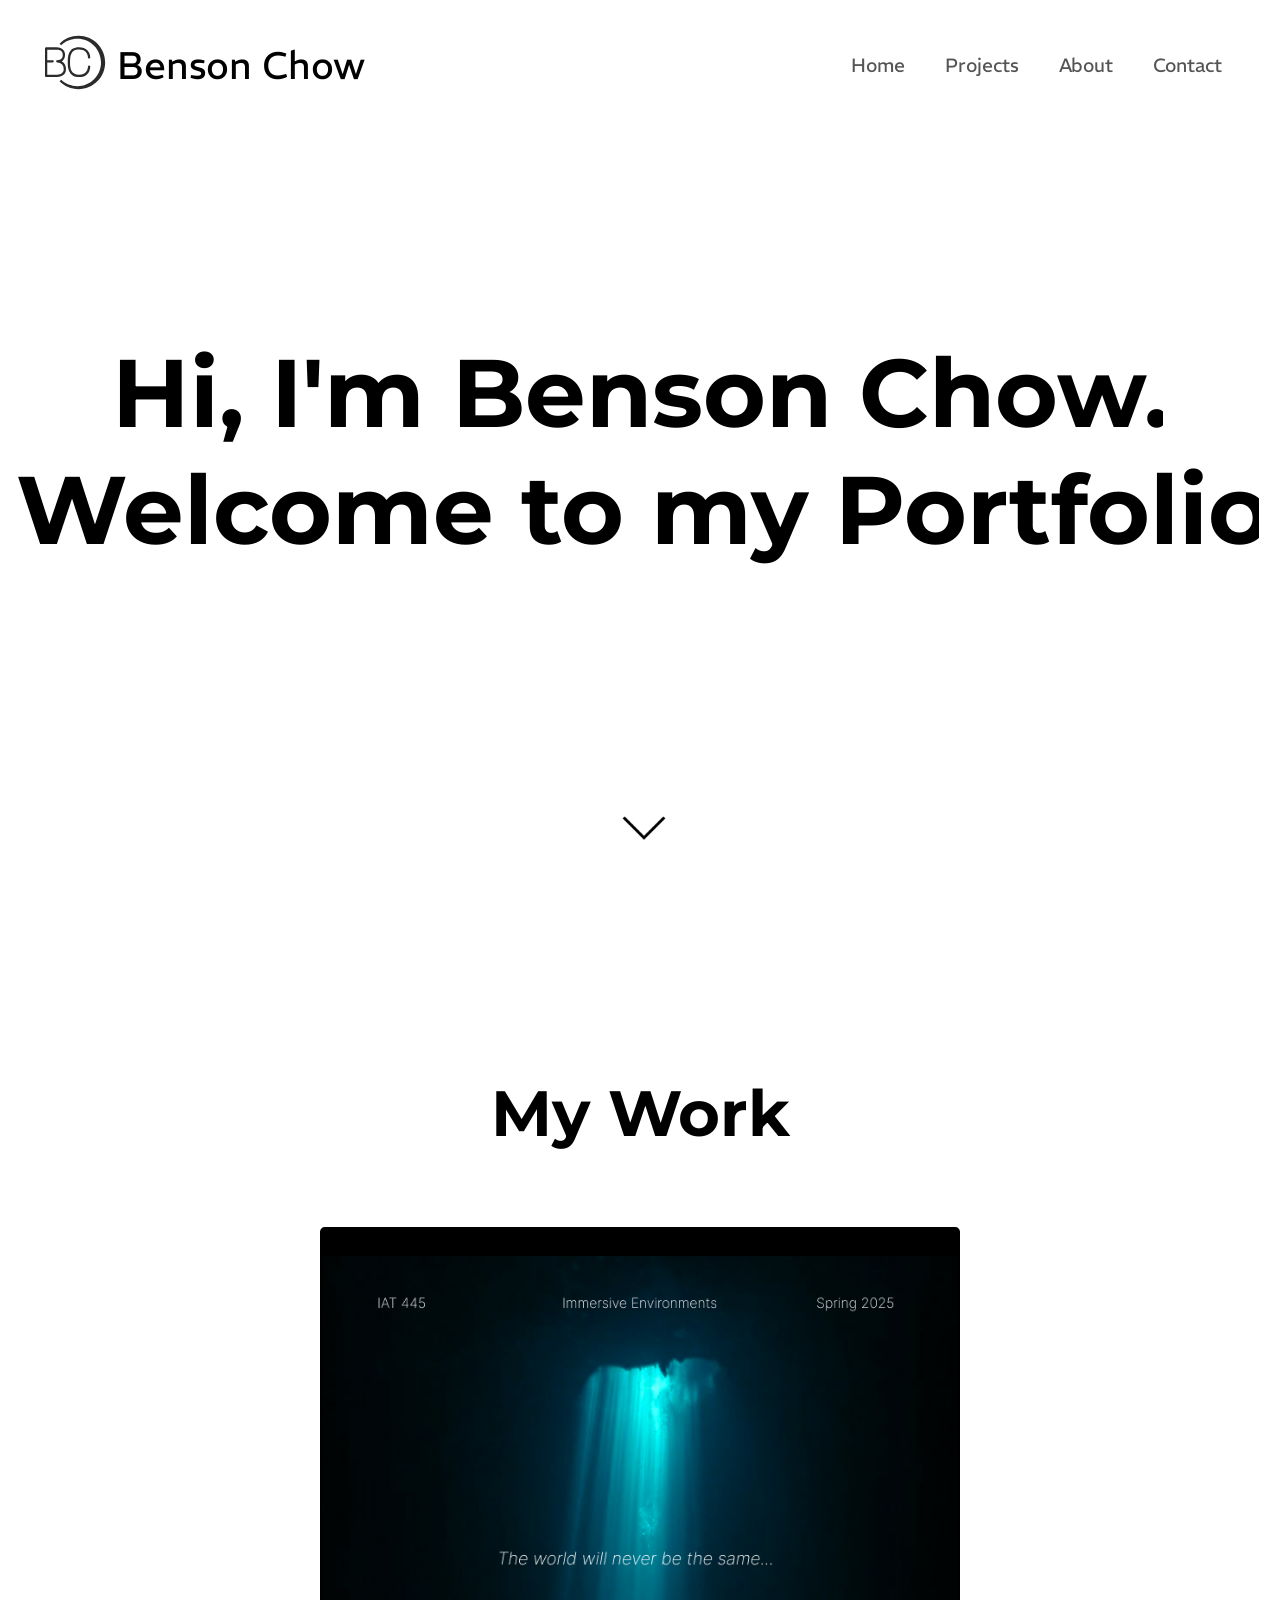
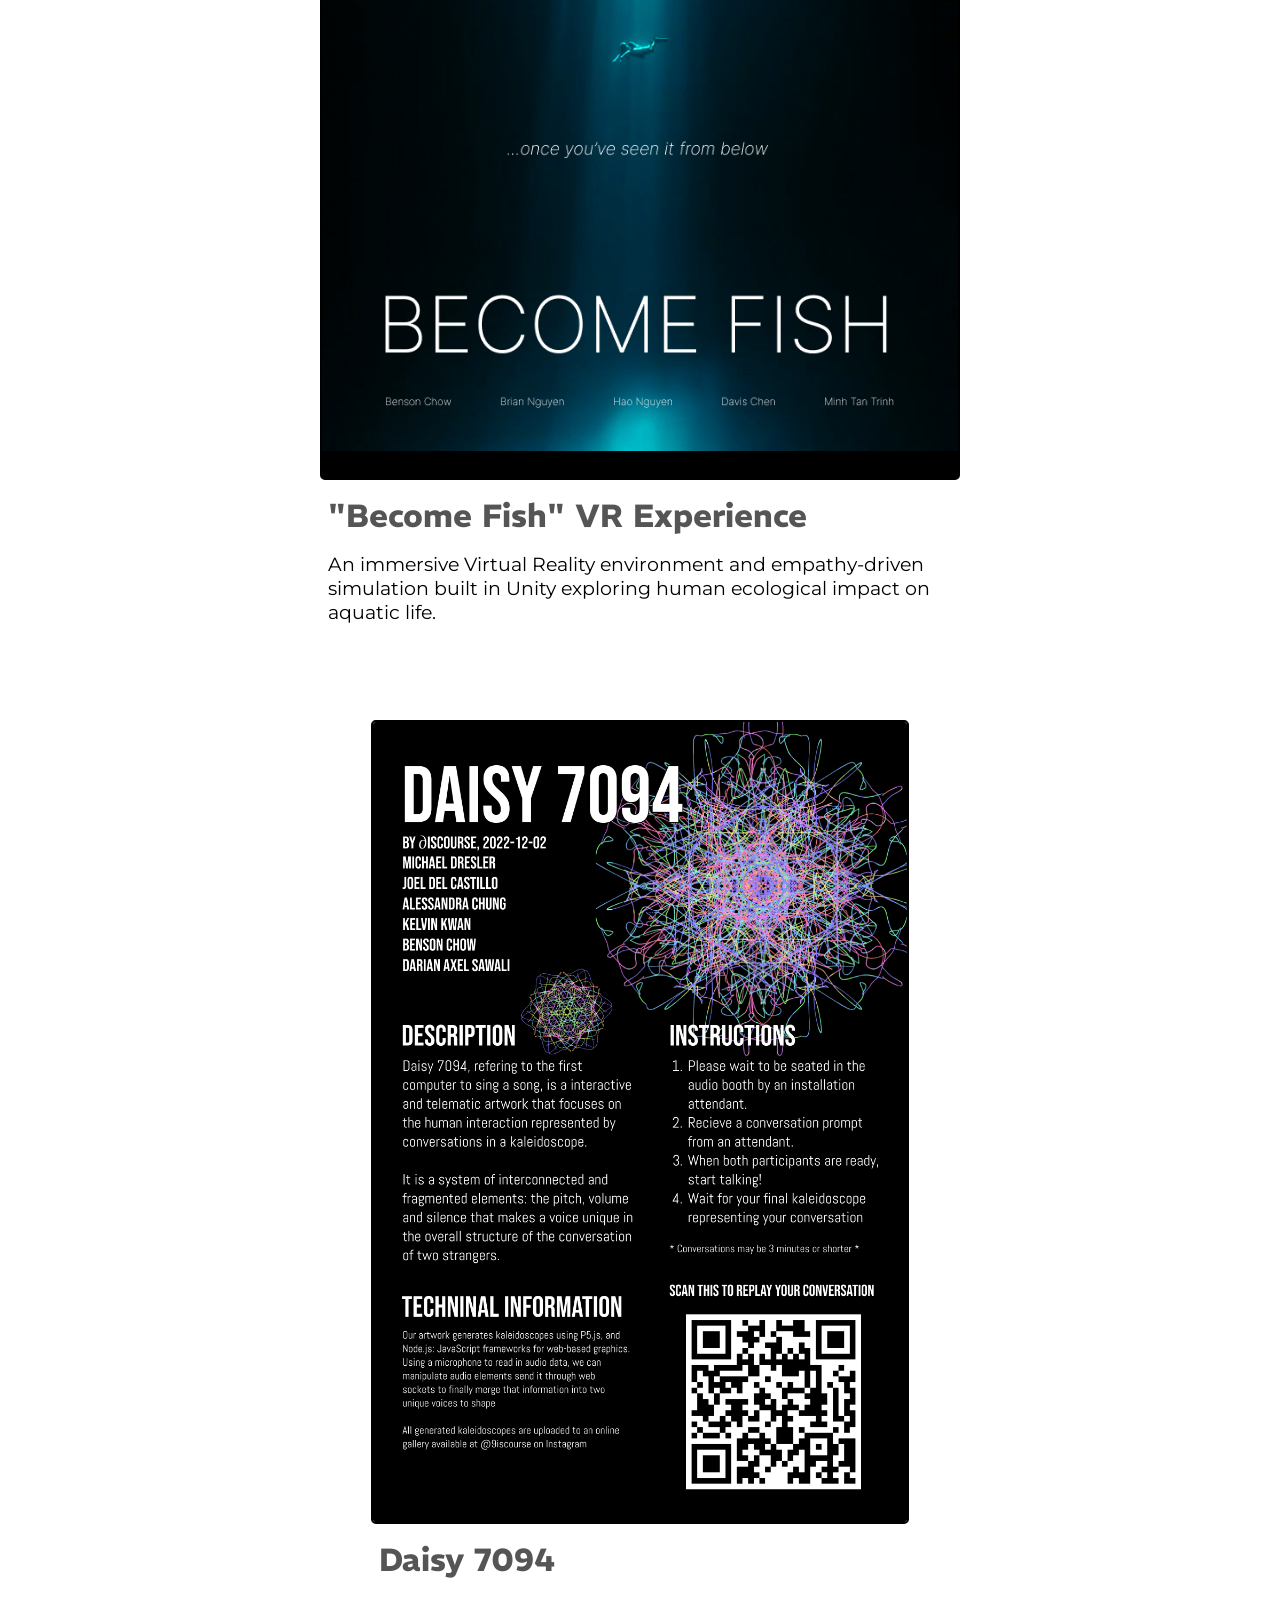
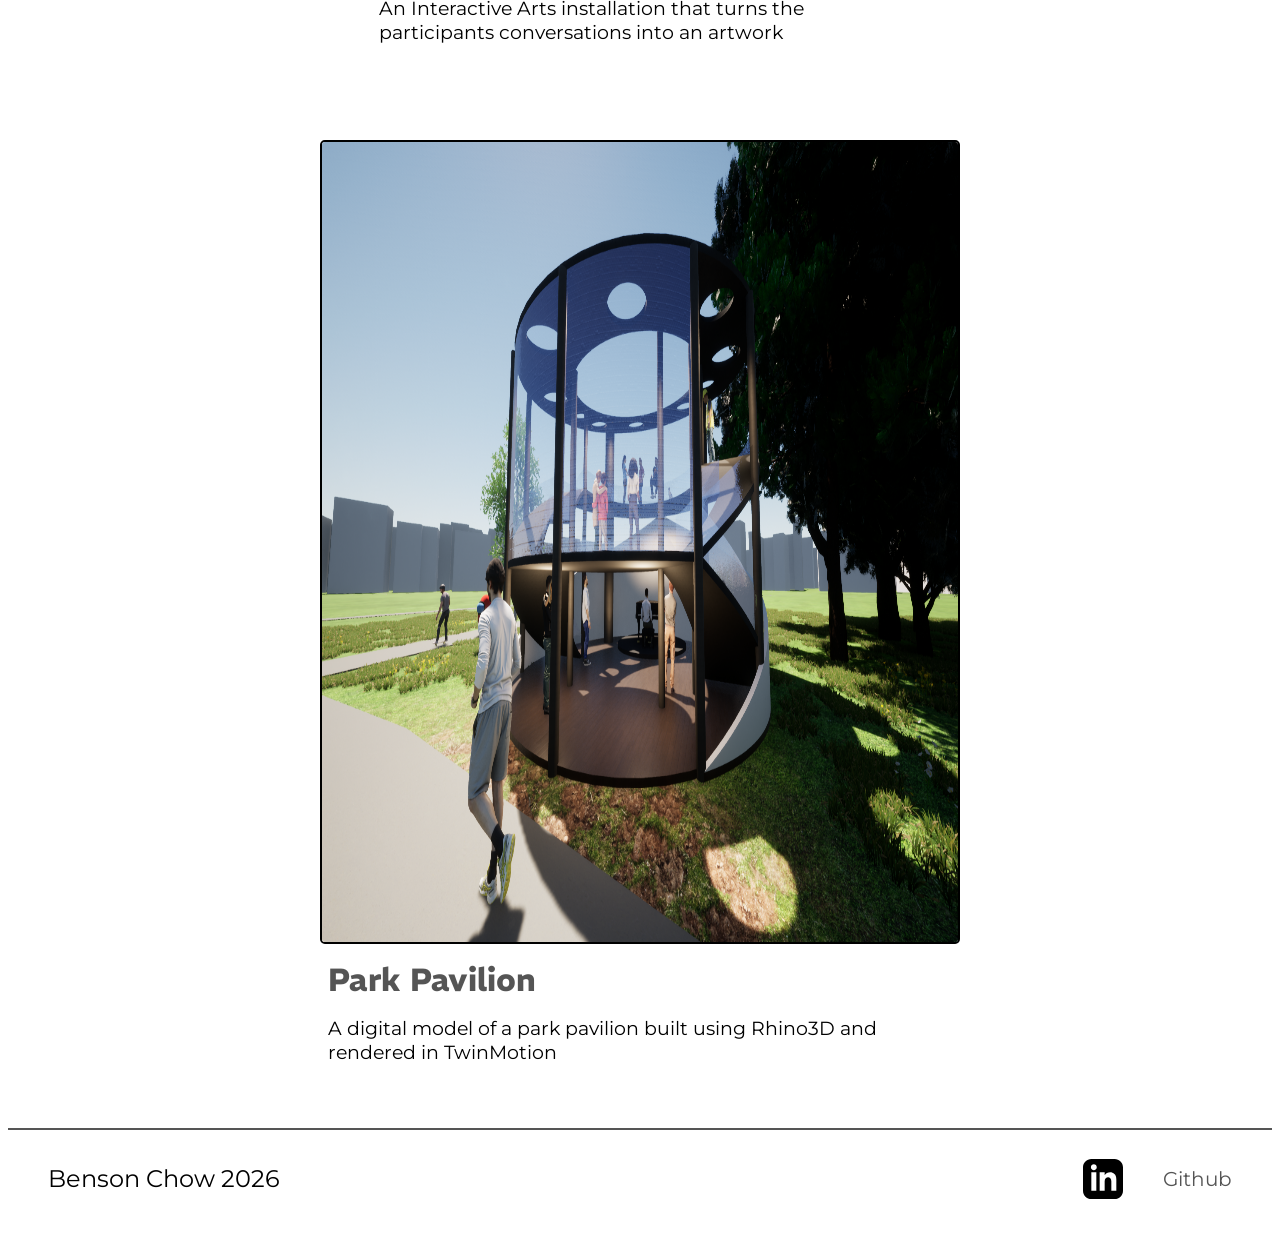
<file: index.html>
<!DOCTYPE html>
<html lang="en">

<head>
    <meta charset="utf-8">
    <meta name="viewport" content="width=device-width, initial-scale=1.0">
    <title>Home page</title>
    <link rel="icon" type="image/x-icon" href="icons/LogoNoBG.svg">
    <link rel="preconnect" href="https://fonts.googleapis.com">
    <link rel="preconnect" href="https://fonts.gstatic.com" crossorigin>
    <link href="https://fonts.googleapis.com/css2?family=Montserrat:wght@300&family=Roboto:wght@100&display=swap"
        rel="stylesheet">
    <link rel="stylesheet" href="https://fonts.googleapis.com/css?family=REM">
    <link rel="stylesheet" href="https://fonts.googleapis.com/css?family=Roboto">
    <link rel="stylesheet" href="https://necolas.github.io/normalize.css/8.0.1/normalize.css">
    <link href="css/style.css" rel="stylesheet" />
    <link href="css/animation.css" rel="stylesheet" />
    <link href="css/mediaQueries.css" rel="stylesheet" />
</head>



<body>
    <header>
        <nav>
            <div class="mobile-nav">
                <div class="logo">
                    <a href="index.html"><img src="icons/LogoWBG.svg"></a>
                    <a class="REM name" href="index.html">Benson Chow</a>
                </div>
                <button class="toggle-collapse">
                    <img src="icons/menu.svg" alt="menu icon">
                </button>
            </div>
            <div class="navbar-collapse">
                <div class="nav-links">
                    <a class="REM nav-item" href="index.html">Home</a>
                    <a class="REM nav-item" href="#projects">Projects</a>
                    <a class="REM nav-item" href="about.html">About</a>
                    <a class="REM nav-item" href="about.html#contact">Contact</a>
                </div>
            </div>
        </nav>

    </header>

    <main>
        <section id="top" class="landing">
            <div class="home-text">
                <h1 class="fade-in-text anim-typewriter Montserrat">
                    Hi, I'm Benson Chow.
                </h1>
                <h1 class="fade-in-text-2 anim-typewriter-2 Montserrat">
                    Welcome to my Portfolio.
                </h1>
            </div>
            <div class="arrow bounce fade"></div>
        </section>

        <span id="projects" class="section-title">
            <h1 class="Montserrat">My Work</h1>
        </span>

        <section class="projects">

            <!-- Archived projects: RAG Pipeline and YOLOv8 -->
            <!-- <figure>
                <div class="image-box">
                    <a href="rag-pipeline.html" class="image-link"><img src="img/rag-notebook.jpg" alt="RAG Pipeline Notebook"></a>
                </div>
                <figcaption>
                    <h2 class="project-title"><a href="rag-pipeline.html" class="REM">AI-Driven RAG Data Pipeline</a></h2>
                    <p class="project-description">A Retrieval-Augmented Generation pipeline built with Python and Flan-T5 to accurately summarize financial sentiment.</p>
                </figcaption>
            </figure> -->

            <!-- <figure>
                <div class="image-box">
                    <a href="cv-pipeline.html" class="image-link"><img src="img/yolo-output.jpg" alt="YOLOv8 Bounding Box Output"></a>
                </div>
                <figcaption>
                    <h2 class="project-title"><a href="cv-pipeline.html" class="REM">YOLOv8 Object Detection Pipeline</a></h2>
                    <p class="project-description">A custom computer vision model trained with PyTorch and Ultralytics YOLOv8 to detect and classify fruit ripeness.</p>
                </figcaption>
            </figure> -->

            <figure>
                <div class="image-box" style="aspect-ratio: 3/4; overflow: hidden; background: #000;">
                    <a href="become-fish.html" class="image-link">
                        <img src="img/fish-poster.jpg" alt="Become Fish Poster" style="width: 100%; height: 100%; object-fit: contain;">
                    </a>
                </div>
                <figcaption>
                    <h2 class="project-title"><a href="become-fish.html" class="REM">"Become Fish" VR Experience</a></h2>
                    <p class="project-description">An immersive Virtual Reality environment and empathy-driven simulation built in Unity exploring human ecological impact on aquatic life.</p>
                </figcaption>
            </figure>

            <figure>
                <div class="image-box">
                    <a href="daisy.html" class="image-link"><img src="img/poster.png" alt="poster image"></a>
                </div>
                <figcaption>
                    <h2 class="project-title"><a href="daisy.html" class="REM">Daisy 7094</a></h2>
                    <p class="project-description">An Interactive Arts installation that turns the participants
                        conversations into an artwork</p>
                </figcaption>
            </figure>

            <figure>
                <div class="image-box">
                    <a href="pavilion.html" class="image-link"><img src="img/pavilion2.png" alt="poster image"></a>
                </div>
                <figcaption>
                    <h2 class="project-title"><a href="pavilion.html" class="REM">Park Pavilion</a></h2>
                    <p class="project-description">A digital model of a park pavilion built using Rhino3D and rendered in TwinMotion
                    </p>
                </figcaption>
            </figure>
            
        </section>
        
    </main>


    <footer>
        <p><a class="black" href="index.html">Benson Chow</a> 2026</p>
        <div class="footer-links">
            <a href="https://www.linkedin.com/in/benson-chow-83669b24a/" class="footer-link"><img
                    src="icons/linkedin.svg"> </a>
            <a href="https://github.com/Bca72" class="un footer-link">Github</a>
        </div>
    </footer>

    <script src="https://cdnjs.cloudflare.com/ajax/libs/jquery/3.7.0/jquery.min.js"
        integrity="sha512-3gJwYpMe3QewGELv8k/BX9vcqhryRdzRMxVfq6ngyWXwo03GFEzjsUm8Q7RZcHPHksttq7/GFoxjCVUjkjvPdw=="
        crossorigin="anonymous" referrerpolicy="no-referrer">
        </script>

    <script src="js/myscripts.js"></script>


</body>

</html>
</file>
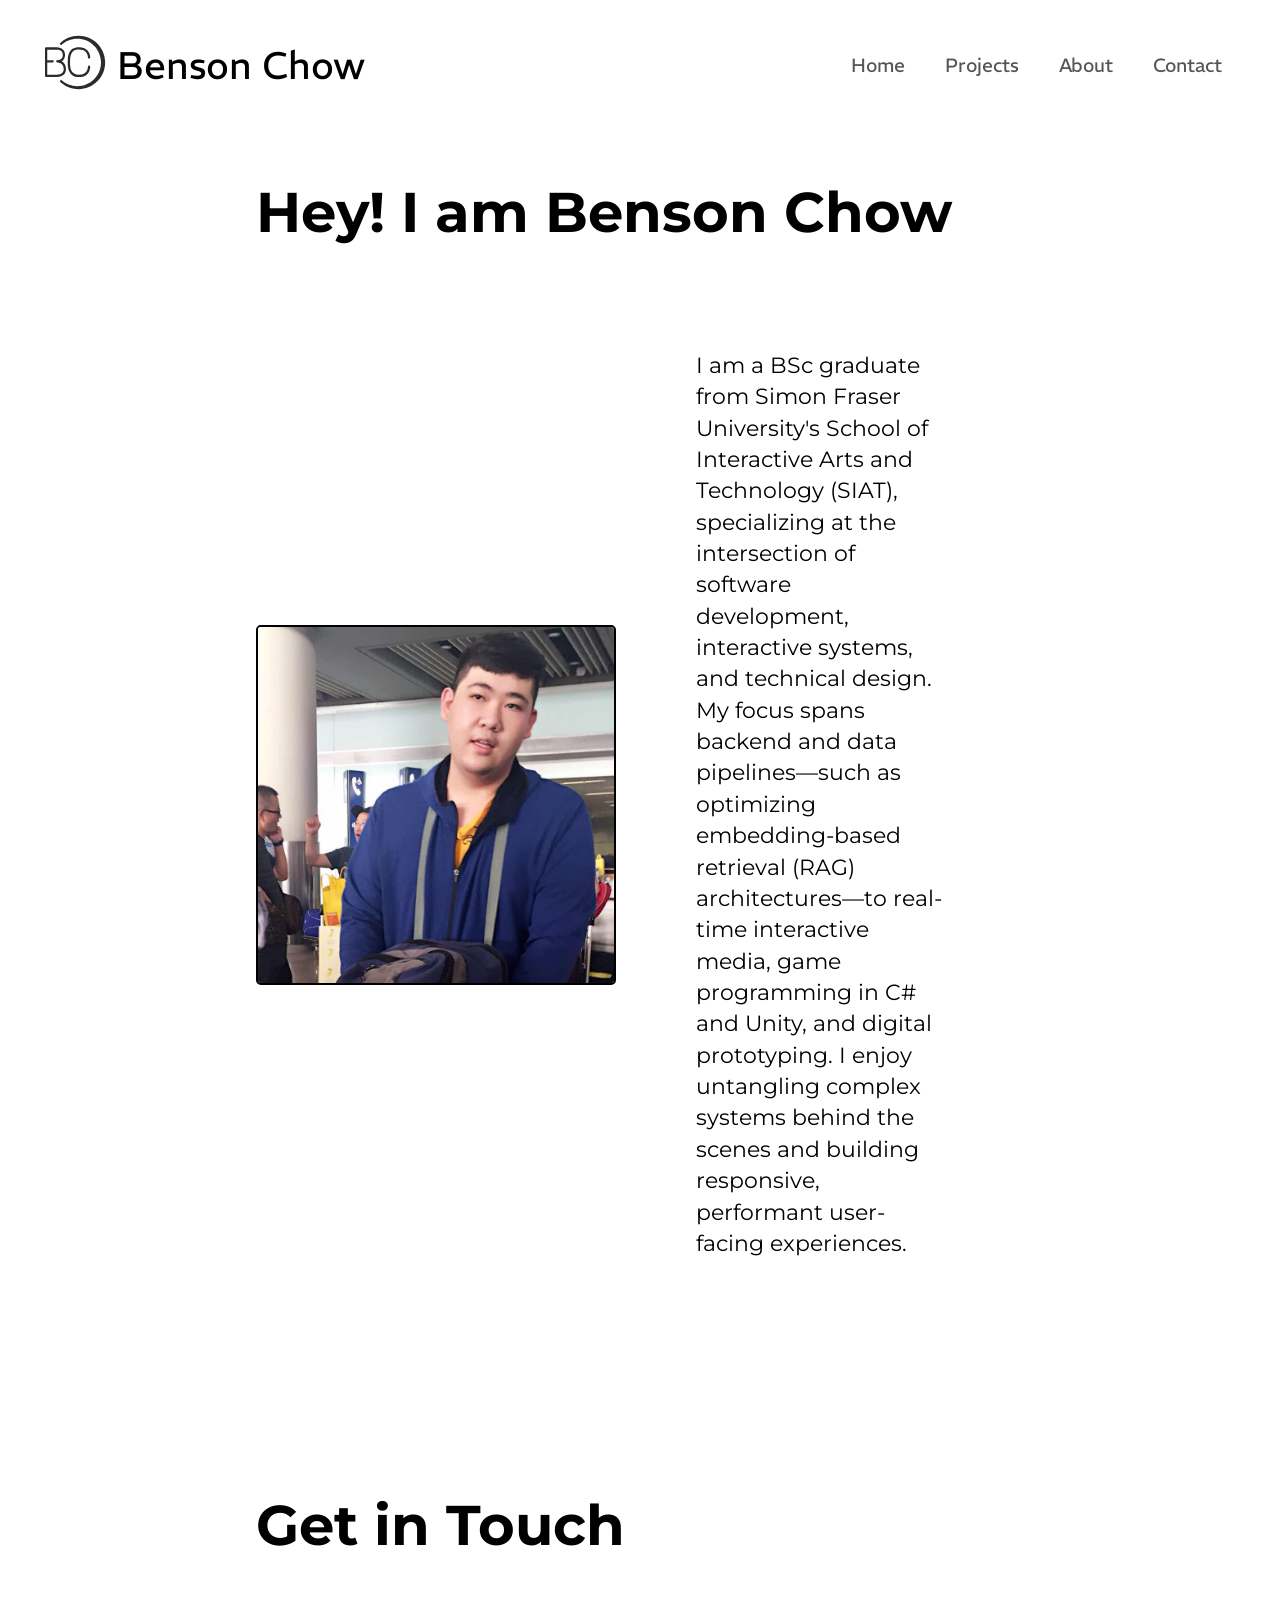
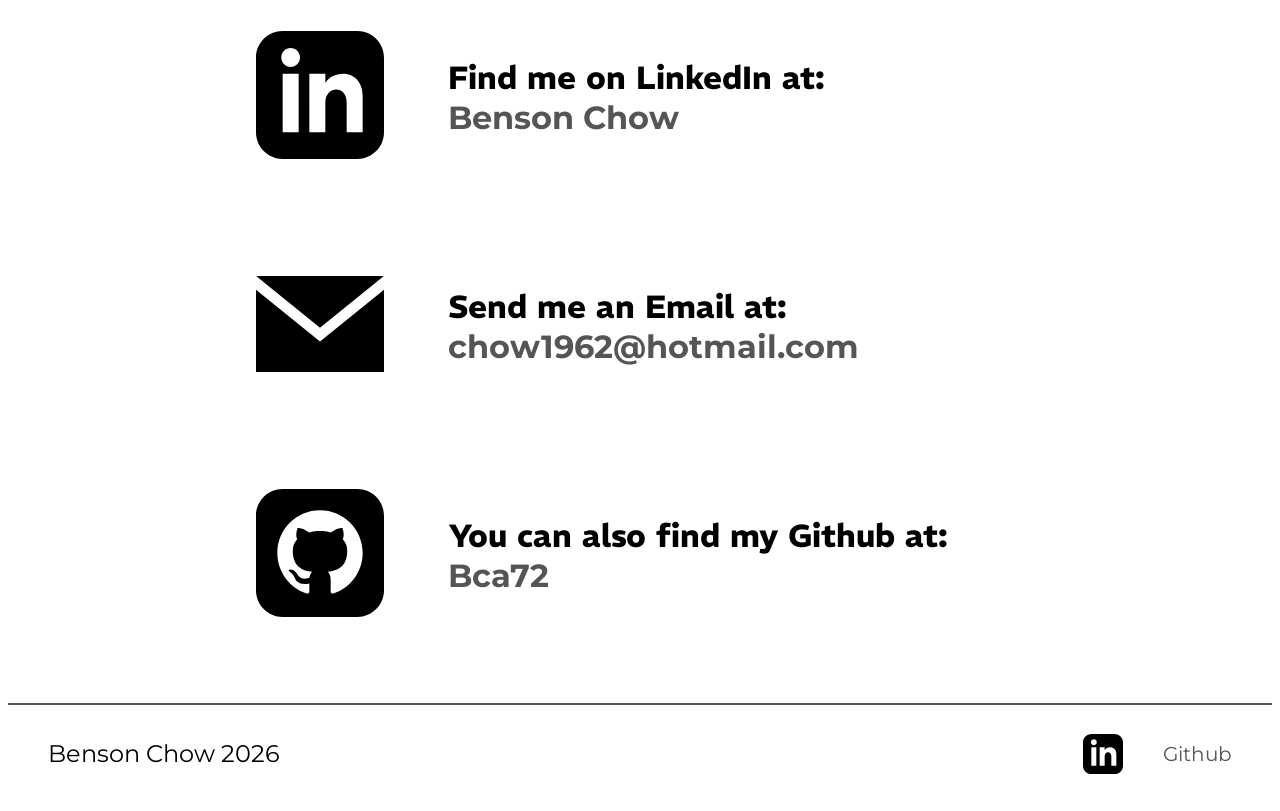
<file: about.html>
<!DOCTYPE html>
<html lang="en">

<head>
    <meta charset="utf-8">
    <meta name="viewport" content="width=device-width, initial-scale=1.0">
    <title>About Me</title>
    <link rel="icon" type="image/x-icon" href="icons/LogoNoBG.svg">
    <link rel="preconnect" href="https://fonts.googleapis.com">
    <link rel="preconnect" href="https://fonts.gstatic.com" crossorigin>
    <link href="https://fonts.googleapis.com/css2?family=Montserrat:wght@300&family=Roboto:wght@100&display=swap"
        rel="stylesheet">
    <link rel="stylesheet" href="https://fonts.googleapis.com/css?family=REM">
    <link rel="stylesheet" href="https://fonts.googleapis.com/css?family=Roboto">
    <link rel="stylesheet" href="https://necolas.github.io/normalize.css/8.0.1/normalize.css">
    <link href="css/style.css" rel="stylesheet" />
    <link href="css/animation.css" rel="stylesheet" />
    <link href="css/mediaQueries.css" rel="stylesheet" />
</head>

<body>
    <header>
        <nav>
            <div class="mobile-nav">
                <div class="logo">
                    <a href="index.html"><img src="icons/LogoWBG.svg"></a>
                    <a class="REM name" href="index.html">Benson Chow</a>
                </div>
                <button class="toggle-collapse">
                    <img src="icons/menu.svg" alt="menu icon">
                </button>
            </div>
            <div class="navbar-collapse">
                <div class="nav-links">
                    <a class="REM nav-item" href="index.html">Home</a>
                    <a class="REM nav-item" href="index.html#projects">Projects</a>
                    <a class="REM nav-item" href="about.html">About</a>
                    <a class="REM nav-item" href="#contact">Contact</a>
                </div>
            </div>
        </nav>

    </header>

    <main class="flex">
        <span class="title">
            <h1 class="Montserrat">Hey! I am Benson Chow</h1>
        </span>

        <section class="about-block">
            <div>
                <img class="mypic" alt="my picture" src="img/me.png">
                <div class="about-text">
                    <p>
                        I am a BSc graduate from Simon Fraser University's School of Interactive Arts and Technology (SIAT), specializing at the intersection of software development, interactive systems, and technical design.
                        My focus spans backend and data pipelines—such as optimizing embedding-based retrieval (RAG) architectures—to real-time interactive media, game programming in C# and Unity, and digital prototyping. I enjoy untangling complex systems behind the scenes and building responsive, performant user-facing experiences.
                    </p>
                </div>
            </div>
        </section>

        <span class="title">
            <h1 class="Montserrat">Get in Touch</h1>
        </span>
        <section id="contact" class="contact-block">
            <div class="contact-content">
                <a href="www.linkedin.com/in/bensonchw"><img class="contact-icon"
                        src="icons/linkedin.svg" alt="linkedin"></a>
                <h2>Find me on LinkedIn at: <a class="un"
                        href="www.linkedin.com/in/bensonchw">Benson Chow</a></h2>
            </div>
            <div class="contact-content">
                <a href="mailto: chow1962@hotmail.com"><img class="contact-icon" src="icons/email.svg" alt="email"></a>
                <h2>Send me an Email at: <a class="un" href="mailto: chow1962@hotmail.com">chow1962@hotmail.com</a></h2>
            </div>
            <div class="contact-content">
                <a href="https://github.com/Bca72"><img class="contact-icon" src="icons/github.svg" alt="github"></a>
                <h2>You can also find my Github at: <a class="un"
                        href="https://github.com/Bca72">Bca72</a></h2>
            </div>
        </section>

    </main>

    <footer>
        <p><a class="black" href="index.html">Benson Chow</a> 2026</p>
        <div class="footer-links">
            <a href="https://www.linkedin.com/in/benson-chow-83669b24a/" class="footer-link"><img
                    src="icons/linkedin.svg"> </a>
            <a href="https://github.com/Bca72" class="un footer-link">Github</a>
        </div>
    </footer>



    <script src="https://cdnjs.cloudflare.com/ajax/libs/jquery/3.7.0/jquery.min.js"
        integrity="sha512-3gJwYpMe3QewGELv8k/BX9vcqhryRdzRMxVfq6ngyWXwo03GFEzjsUm8Q7RZcHPHksttq7/GFoxjCVUjkjvPdw=="
        crossorigin="anonymous" referrerpolicy="no-referrer">
        </script>

    <script src="js/myscripts.js"></script>
</body>

</html>
</file>
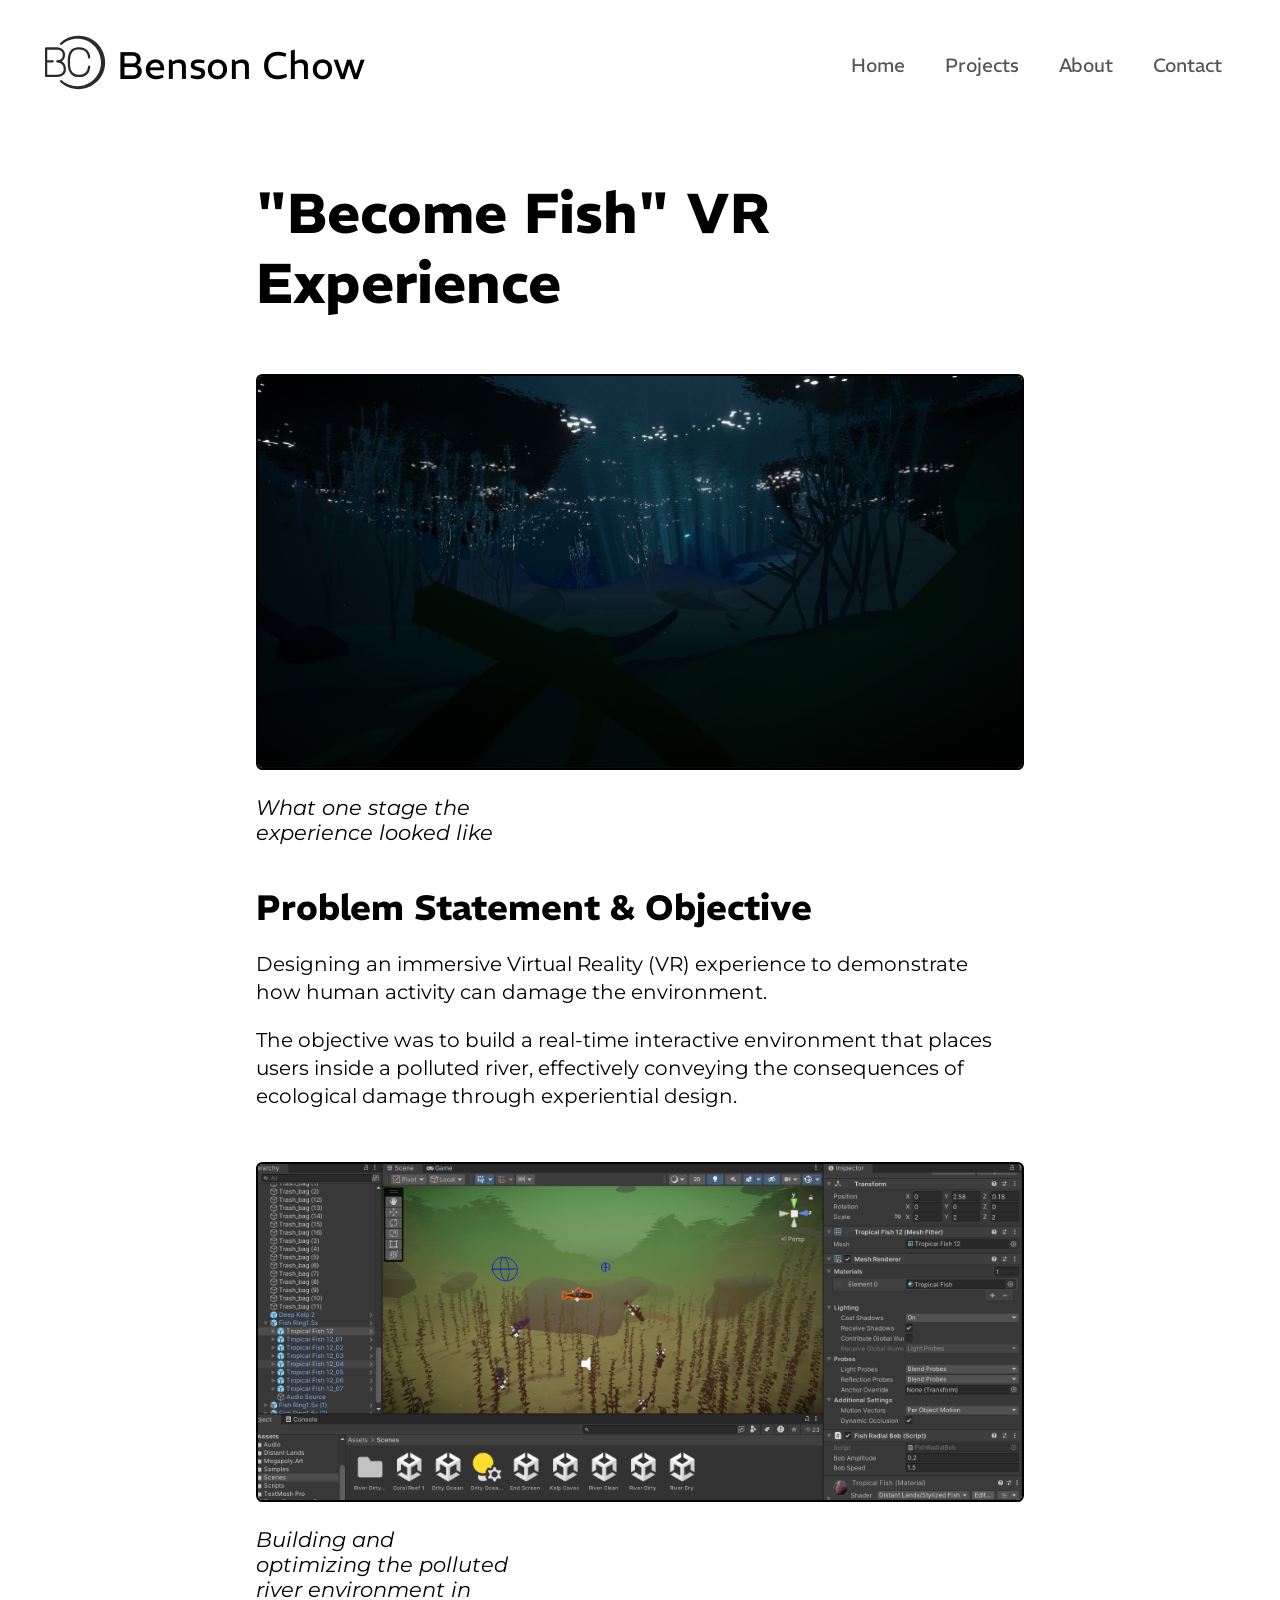
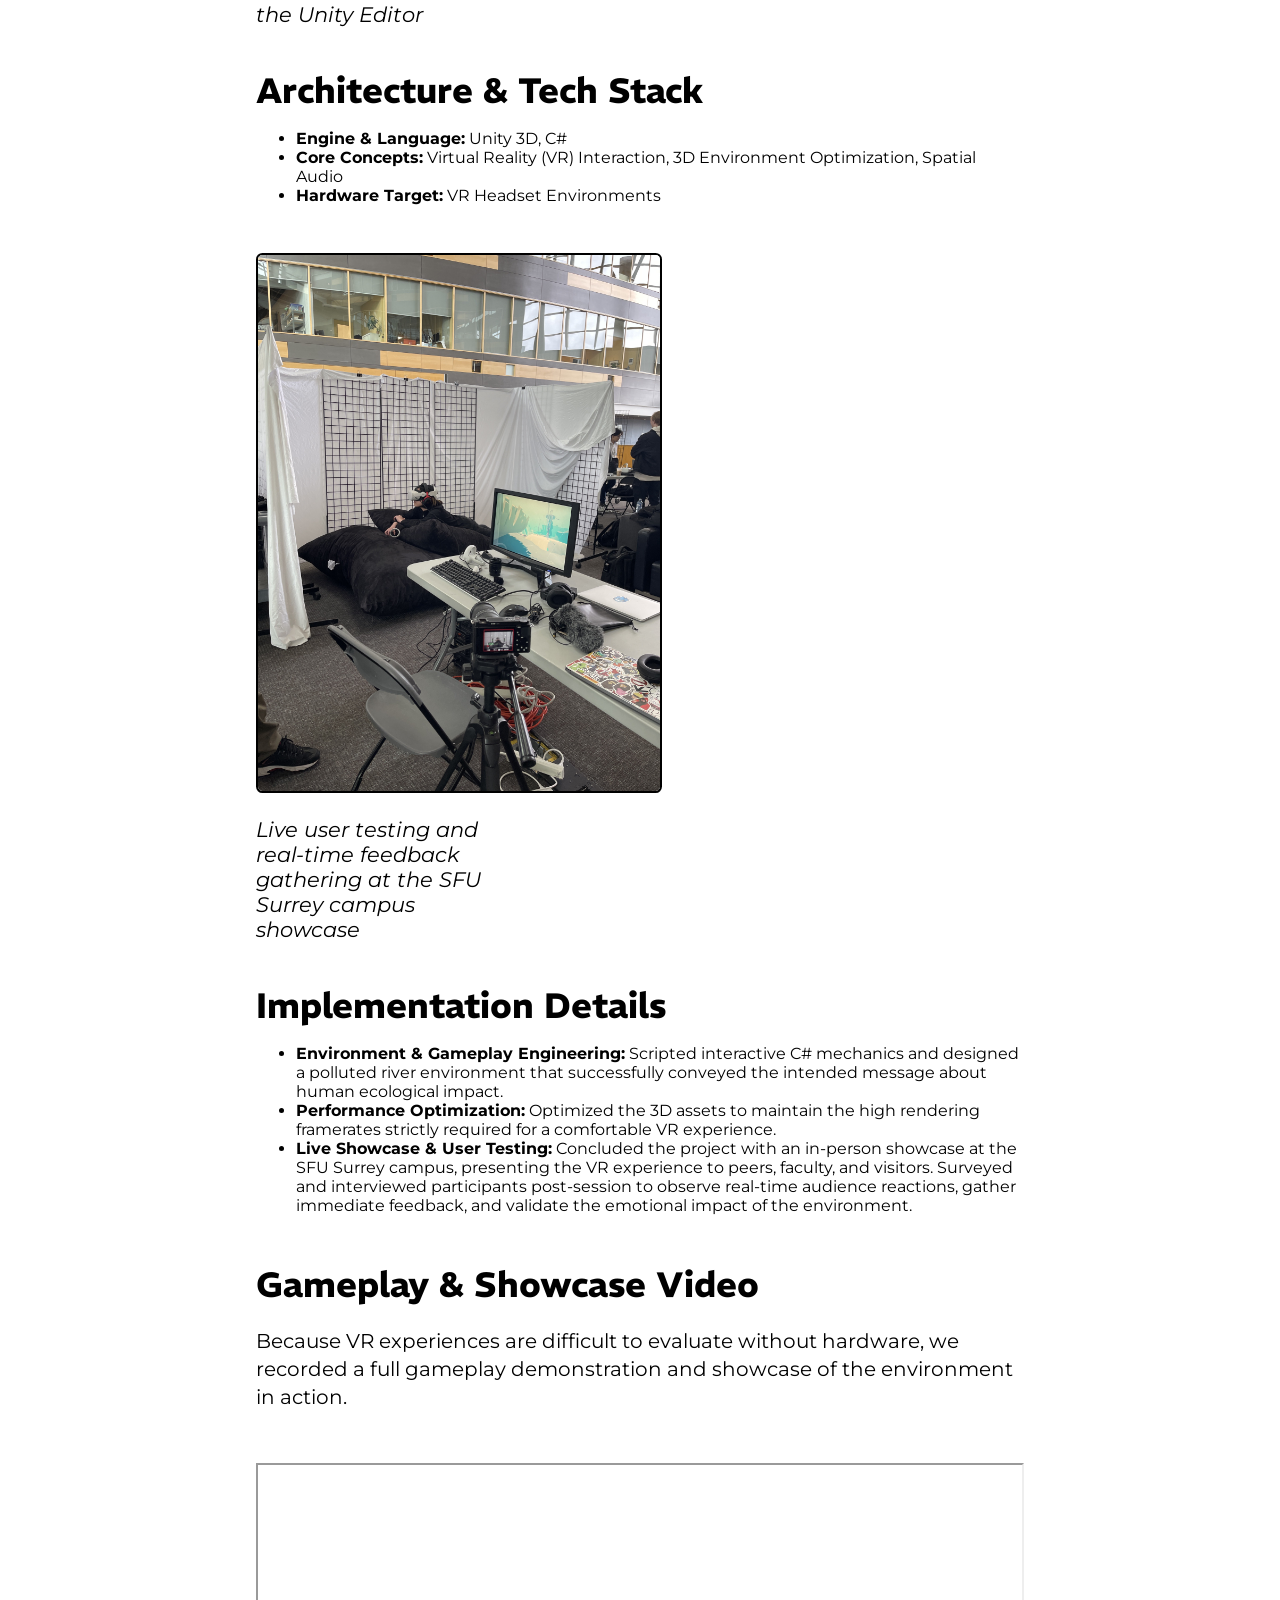
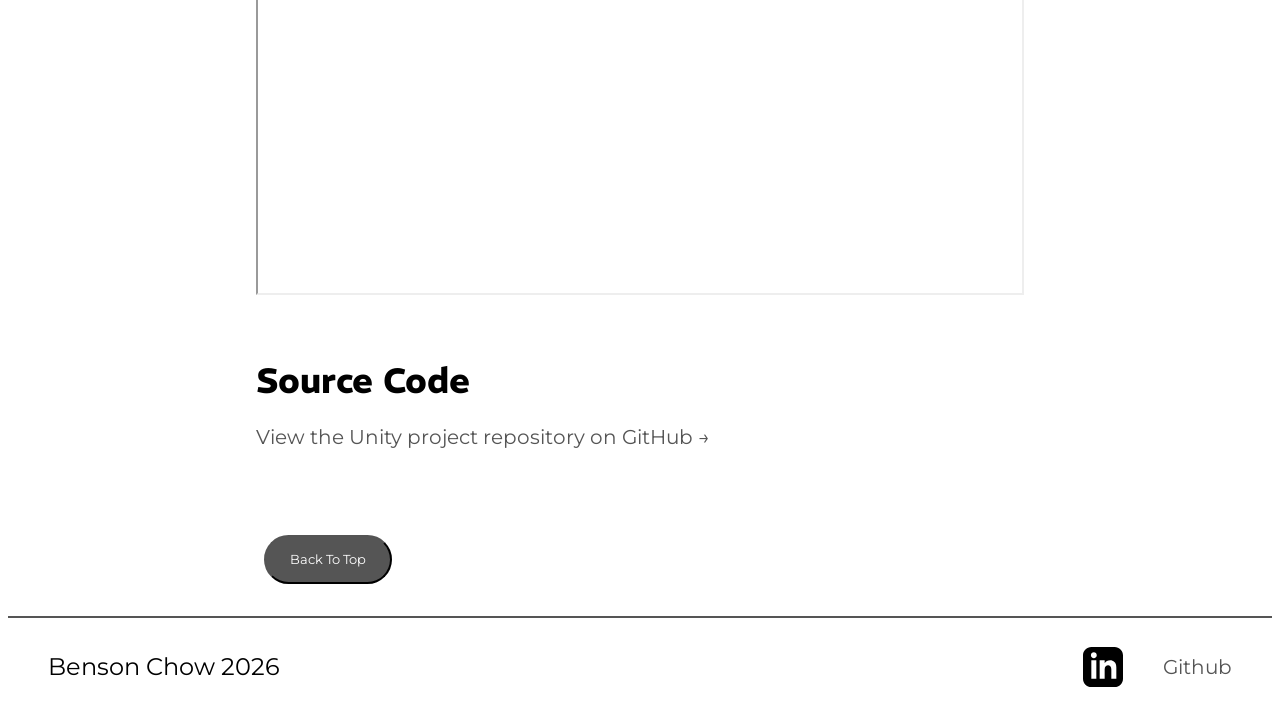
<file: become-fish.html>
<!DOCTYPE html>
<html lang="en">

<head>
    <meta charset="utf-8">
    <meta name="viewport" content="width=device-width, initial-scale=1.0">
    <title>Become Fish</title>
    <link rel="icon" type="image/x-icon" href="icons/LogoNoBG.svg">
    <link rel="preconnect" href="https://fonts.googleapis.com">
    <link rel="preconnect" href="https://fonts.gstatic.com" crossorigin>
    <link href="https://fonts.googleapis.com/css2?family=Montserrat:wght@300&family=Roboto:wght@100&display=swap"
        rel="stylesheet">
    <link rel="stylesheet" href="https://fonts.googleapis.com/css?family=REM">
    <link rel="stylesheet" href="https://fonts.googleapis.com/css?family=Roboto">
    <link rel="stylesheet" href="https://necolas.github.io/normalize.css/8.0.1/normalize.css">
    <link href="css/style.css" rel="stylesheet" />
    <link href="css/animation.css" rel="stylesheet" />
    <link href="css/mediaQueries.css" rel="stylesheet" />
</head>

<body>
    <header>
        <nav>
            <div class="mobile-nav">
                <div class="logo">
                    <a href="index.html"><img src="icons/LogoWBG.svg"></a>
                    <a class="REM name" href="index.html">Benson Chow</a>
                </div>
                <button class="toggle-collapse">
                    <img src="icons/menu.svg" alt="menu icon">
                </button>
            </div>
            <div class="navbar-collapse">
                <div class="nav-links">
                    <a class="REM nav-item" href="index.html">Home</a>
                    <a class="REM nav-item" href="index.html#projects">Projects</a>
                    <a class="REM nav-item" href="about.html">About</a>
                    <a class="REM nav-item" href="about.html#contact">Contact</a>
                </div>
            </div>
        </nav>

    </header>

    <main>
        <span class="title">
            <h1>"Become Fish" VR Experience</h1>
        </span>

        <section class="project-block">
            <div class="container">

                <figure>
                    <img class="project-block-img" alt="First Person View" src="img/fish-dark.jpg">
                    <figcaption>
                        <p>What one stage the experience looked like</p>
                    </figcaption>
                </figure>
                
                <div class="project-block-text">
                    <h2>Problem Statement & Objective</h2>
                    <p>
                        Designing an immersive Virtual Reality (VR) experience to demonstrate how human activity can damage the environment. 
                    </p>
                    <p>
                        The objective was to build a real-time interactive environment that places users inside a polluted river, effectively conveying the consequences of ecological damage through experiential design.
                    </p>
                </div>

                <figure>
                    <img class="project-block-img" alt="Unity Editor View" src="img/fish-unity.jpg">
                    <figcaption>
                        <p>Building and optimizing the polluted river environment in the Unity Editor</p>
                    </figcaption>
                </figure>

                <div class="project-block-text">
                    <h2>Architecture & Tech Stack</h2>
                    <ul>
                        <li><strong>Engine & Language:</strong> Unity 3D, C#</li>
                        <li><strong>Core Concepts:</strong> Virtual Reality (VR) Interaction, 3D Environment Optimization, Spatial Audio</li>
                        <li><strong>Hardware Target:</strong> VR Headset Environments</li>
                    </ul>
                </div>

                <figure>
                    <img class="project-block-img" alt="Live VR Showcase" src="img/fish-showcase.jpg">
                    <figcaption>
                        <p>Live user testing and real-time feedback gathering at the SFU Surrey campus showcase</p>
                    </figcaption>
                </figure>

                <div class="project-block-text">
                    <h2>Implementation Details</h2>
                    <ul>
                        <li><strong>Environment & Gameplay Engineering:</strong> Scripted interactive C# mechanics and designed a polluted river environment that successfully conveyed the intended message about human ecological impact.</li>
                        <li><strong>Performance Optimization:</strong> Optimized the 3D assets to maintain the high rendering framerates strictly required for a comfortable VR experience.</li>
                        <li><strong>Live Showcase & User Testing:</strong> Concluded the project with an in-person showcase at the SFU Surrey campus, presenting the VR experience to peers, faculty, and visitors. Surveyed and interviewed participants post-session to observe real-time audience reactions, gather immediate feedback, and validate the emotional impact of the environment.</li>
                    </ul>
                </div>

                <div class="project-block-text">
                    <h2>Gameplay & Showcase Video</h2>
                    <p>
                        Because VR experiences are difficult to evaluate without hardware, we recorded a full gameplay demonstration and showcase of the environment in action.
                    </p>
                </div>

                <div class="video-container">
                    <iframe src="https://www.youtube.com/embed/QCGZUv-OVbA">
                    </iframe>
                </div>

                <div class="project-block-text">
                    <h2>Source Code</h2>
                    <p>
                        <a href="https://github.com/Bca72/IAT445-Fish" target="_blank" class="un">View the Unity project repository on GitHub &rarr;</a>
                    </p>
                </div>

            </div>
        </section>
        
        <button onclick="topFunction()" class="to-top">
            <p>Back To Top</p>
        </button>
    </main>

    <footer>
        <p><a class="black" href="index.html">Benson Chow</a> 2026</p>
        <div class="footer-links">
            <a href="https://www.linkedin.com/in/benson-chow-83669b24a/" class="footer-link"><img
                    src="icons/linkedin.svg"> </a>
            <a href="https://github.com/Bca72" class="un footer-link">Github</a>
        </div>
    </footer>



    <script src="https://cdnjs.cloudflare.com/ajax/libs/jquery/3.7.0/jquery.min.js"
        integrity="sha512-3gJwYpMe3QewGELv8k/BX9vcqhryRdzRMxVfq6ngyWXwo03GFEzjsUm8Q7RZcHPHksttq7/GFoxjCVUjkjvPdw=="
        crossorigin="anonymous" referrerpolicy="no-referrer">
        </script>
    <script src="js/myscripts.js"></script>
</body>

</html>
</file>
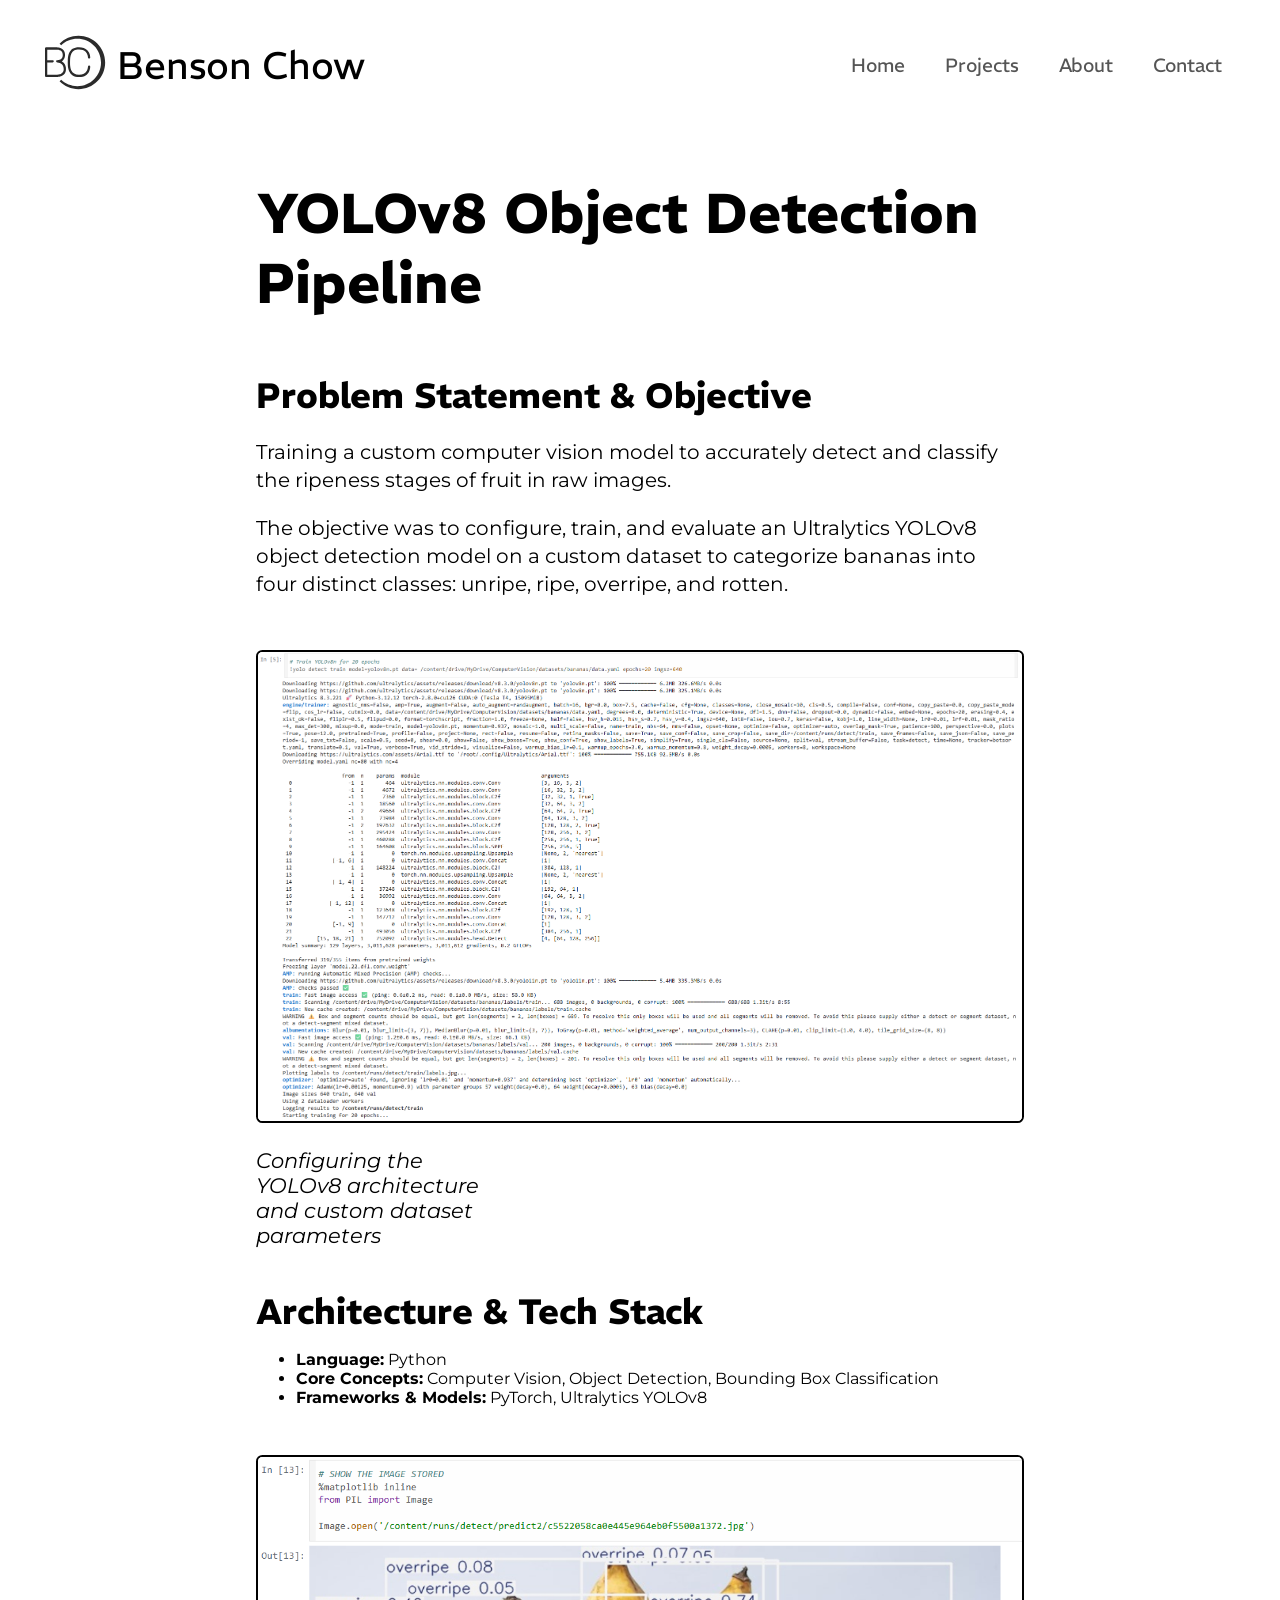
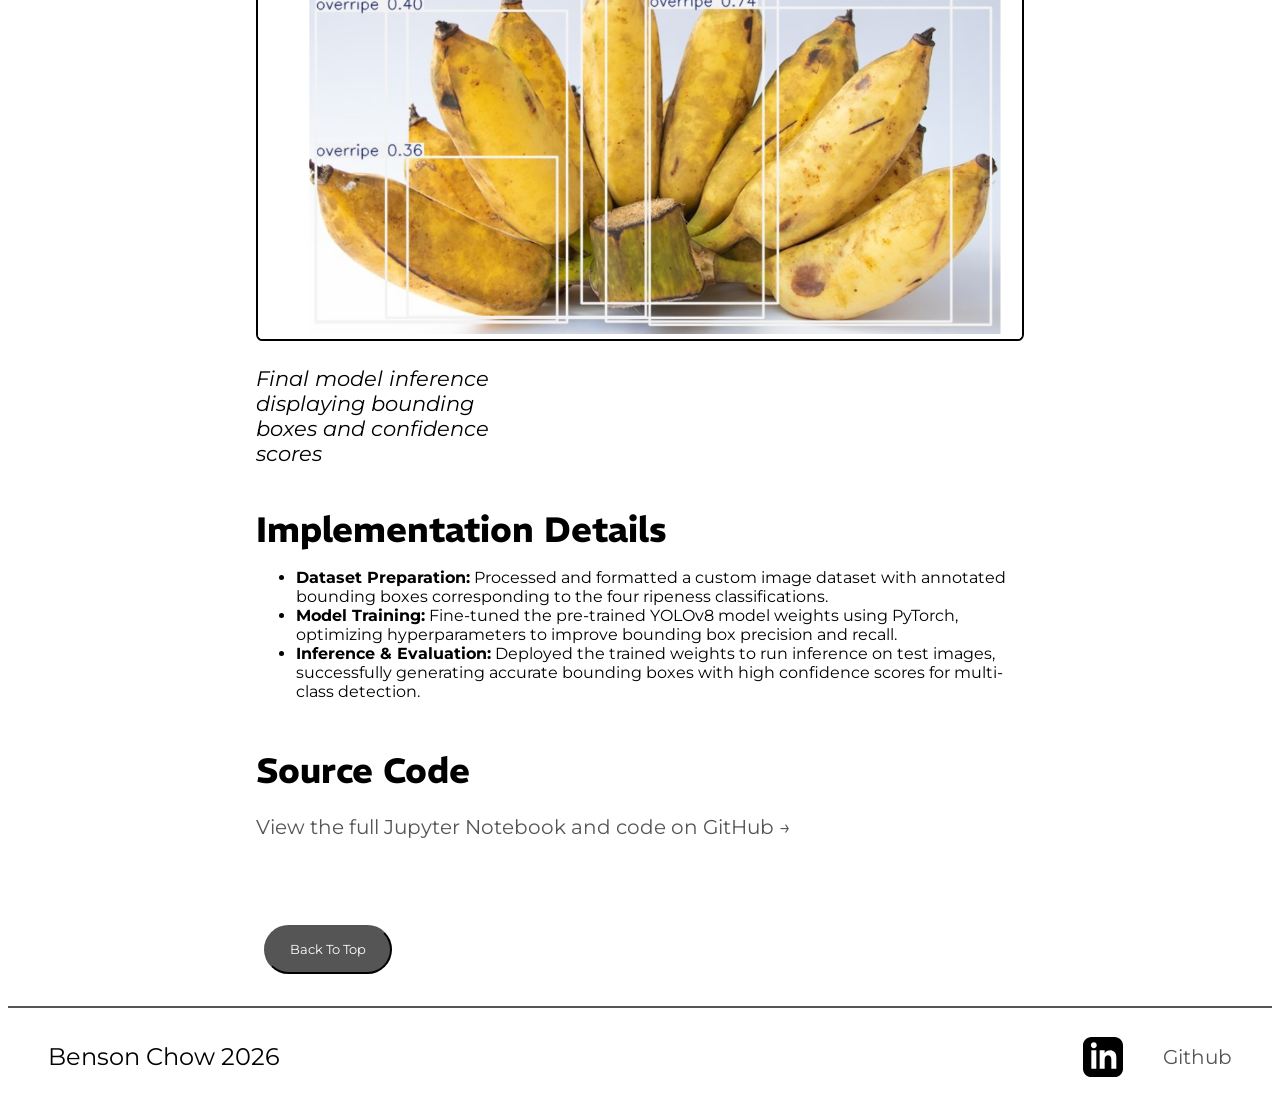
<file: cv-pipeline.html>
<!DOCTYPE html>
<html lang="en">

<head>
    <meta charset="utf-8">
    <meta name="viewport" content="width=device-width, initial-scale=1.0">
    <title>YOLOv8 Object Detection Pipeline</title>
    <link rel="icon" type="image/x-icon" href="icons/LogoNoBG.svg">
    <link rel="preconnect" href="https://fonts.googleapis.com">
    <link rel="preconnect" href="https://fonts.gstatic.com" crossorigin>
    <link href="https://fonts.googleapis.com/css2?family=Montserrat:wght@300&family=Roboto:wght@100&display=swap"
        rel="stylesheet">
    <link rel="stylesheet" href="https://fonts.googleapis.com/css?family=REM">
    <link rel="stylesheet" href="https://fonts.googleapis.com/css?family=Roboto">
    <link rel="stylesheet" href="https://necolas.github.io/normalize.css/8.0.1/normalize.css">
    <link href="css/style.css" rel="stylesheet" />
    <link href="css/animation.css" rel="stylesheet" />
    <link href="css/mediaQueries.css" rel="stylesheet" />
</head>

<body>
    <header>
        <nav>
            <div class="mobile-nav">
                <div class="logo">
                    <a href="index.html"><img src="icons/LogoWBG.svg"></a>
                    <a class="REM name" href="index.html">Benson Chow</a>
                </div>
                <button class="toggle-collapse">
                    <img src="icons/menu.svg" alt="menu icon">
                </button>
            </div>
            <div class="navbar-collapse">
                <div class="nav-links">
                    <a class="REM nav-item" href="index.html">Home</a>
                    <a class="REM nav-item" href="index.html#projects">Projects</a>
                    <a class="REM nav-item" href="about.html">About</a>
                    <a class="REM nav-item" href="about.html#contact">Contact</a>
                </div>
            </div>
        </nav>

    </header>

    <main>
        <span class="title">
            <h1>YOLOv8 Object Detection Pipeline</h1>
        </span>

        <section class="project-block">
            <div class="container">
                
                <div class="project-block-text">
                    <h2>Problem Statement & Objective</h2>
                    <p>
                        Training a custom computer vision model to accurately detect and classify the ripeness stages of fruit in raw images.
                    </p>
                    <p>
                        The objective was to configure, train, and evaluate an Ultralytics YOLOv8 object detection model on a custom dataset to categorize bananas into four distinct classes: unripe, ripe, overripe, and rotten.
                    </p>
                </div>

                <figure>
                    <img class="project-block-img" alt="Model Training" src="img/yolo-training.jpg">
                    <figcaption>
                        <p>Configuring the YOLOv8 architecture and custom dataset parameters</p>
                    </figcaption>
                </figure>

                <div class="project-block-text">
                    <h2>Architecture & Tech Stack</h2>
                    <ul>
                        <li><strong>Language:</strong> Python</li>
                        <li><strong>Core Concepts:</strong> Computer Vision, Object Detection, Bounding Box Classification</li>
                        <li><strong>Frameworks & Models:</strong> PyTorch, Ultralytics YOLOv8</li>
                    </ul>
                </div>

                <figure>
                    <img class="project-block-img" alt="YOLOv8 Output" src="img/yolo-output.jpg">
                    <figcaption>
                        <p>Final model inference displaying bounding boxes and confidence scores</p>
                    </figcaption>
                </figure>

                <div class="project-block-text">
                    <h2>Implementation Details</h2>
                    <ul>
                        <li><strong>Dataset Preparation:</strong> Processed and formatted a custom image dataset with annotated bounding boxes corresponding to the four ripeness classifications.</li>
                        <li><strong>Model Training:</strong> Fine-tuned the pre-trained YOLOv8 model weights using PyTorch, optimizing hyperparameters to improve bounding box precision and recall.</li>
                        <li><strong>Inference & Evaluation:</strong> Deployed the trained weights to run inference on test images, successfully generating accurate bounding boxes with high confidence scores for multi-class detection.</li>
                    </ul>
                </div>

                <div class="project-block-text">
                    <h2>Source Code</h2>
                    <p>
                        <a href="https://github.com/Bca72/Computer-Vision-Project-Overview/blob/main/Copy_of_YOLOv8_Tutorial.ipynb" target="_blank" class="un">View the full Jupyter Notebook and code on GitHub &rarr;</a>
                    </p>
                </div>

            </div>
        </section>
        
        <button onclick="topFunction()" class="to-top">
            <p>Back To Top</p>
        </button>
    </main>

    <footer>
        <p><a class="black" href="index.html">Benson Chow</a> 2026</p>
        <div class="footer-links">
            <a href="https://www.linkedin.com/in/benson-chow-83669b24a/" class="footer-link"><img
                    src="icons/linkedin.svg"> </a>
            <a href="https://github.com/Bca72" class="un footer-link">Github</a>
        </div>
    </footer>



    <script src="https://cdnjs.cloudflare.com/ajax/libs/jquery/3.7.0/jquery.min.js"
        integrity="sha512-3gJwYpMe3QewGELv8k/BX9vcqhryRdzRMxVfq6ngyWXwo03GFEzjsUm8Q7RZcHPHksttq7/GFoxjCVUjkjvPdw=="
        crossorigin="anonymous" referrerpolicy="no-referrer">
        </script>
    <script src="js/myscripts.js"></script>
</body>

</html>
</file>
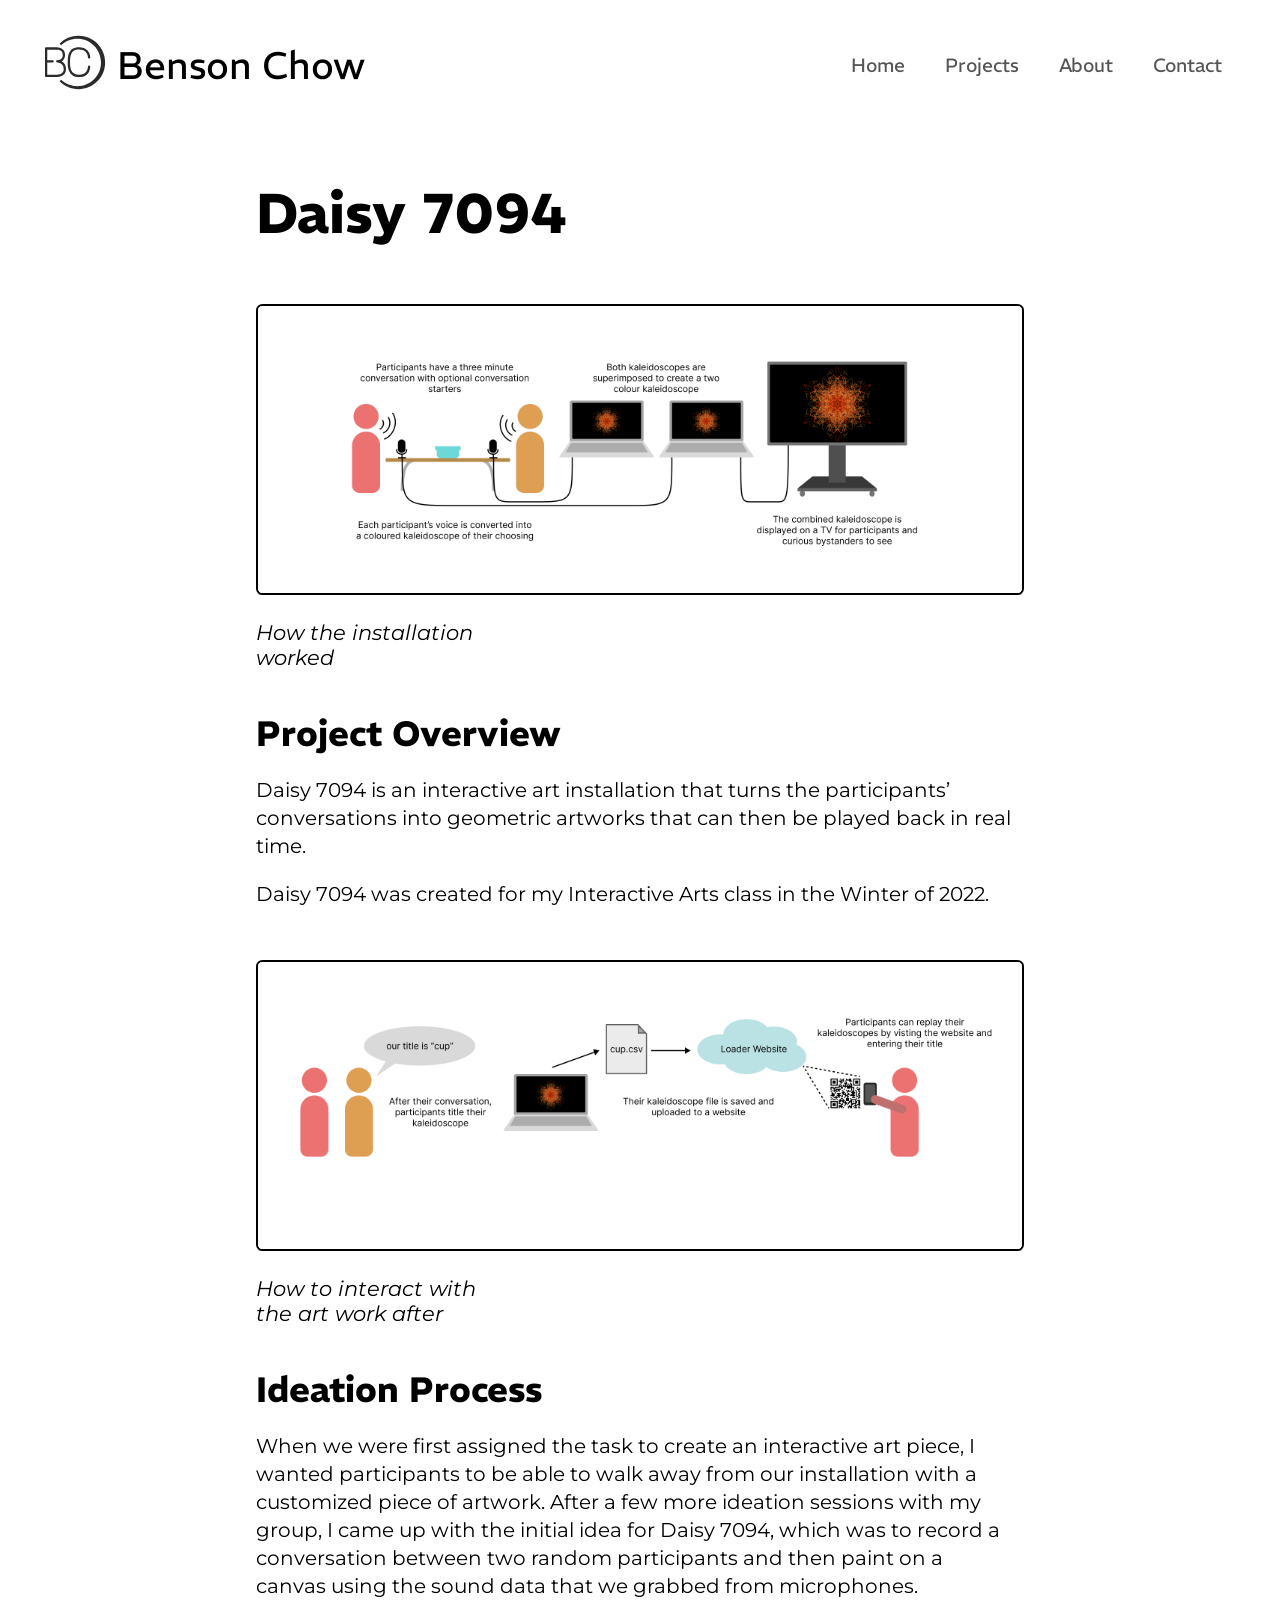
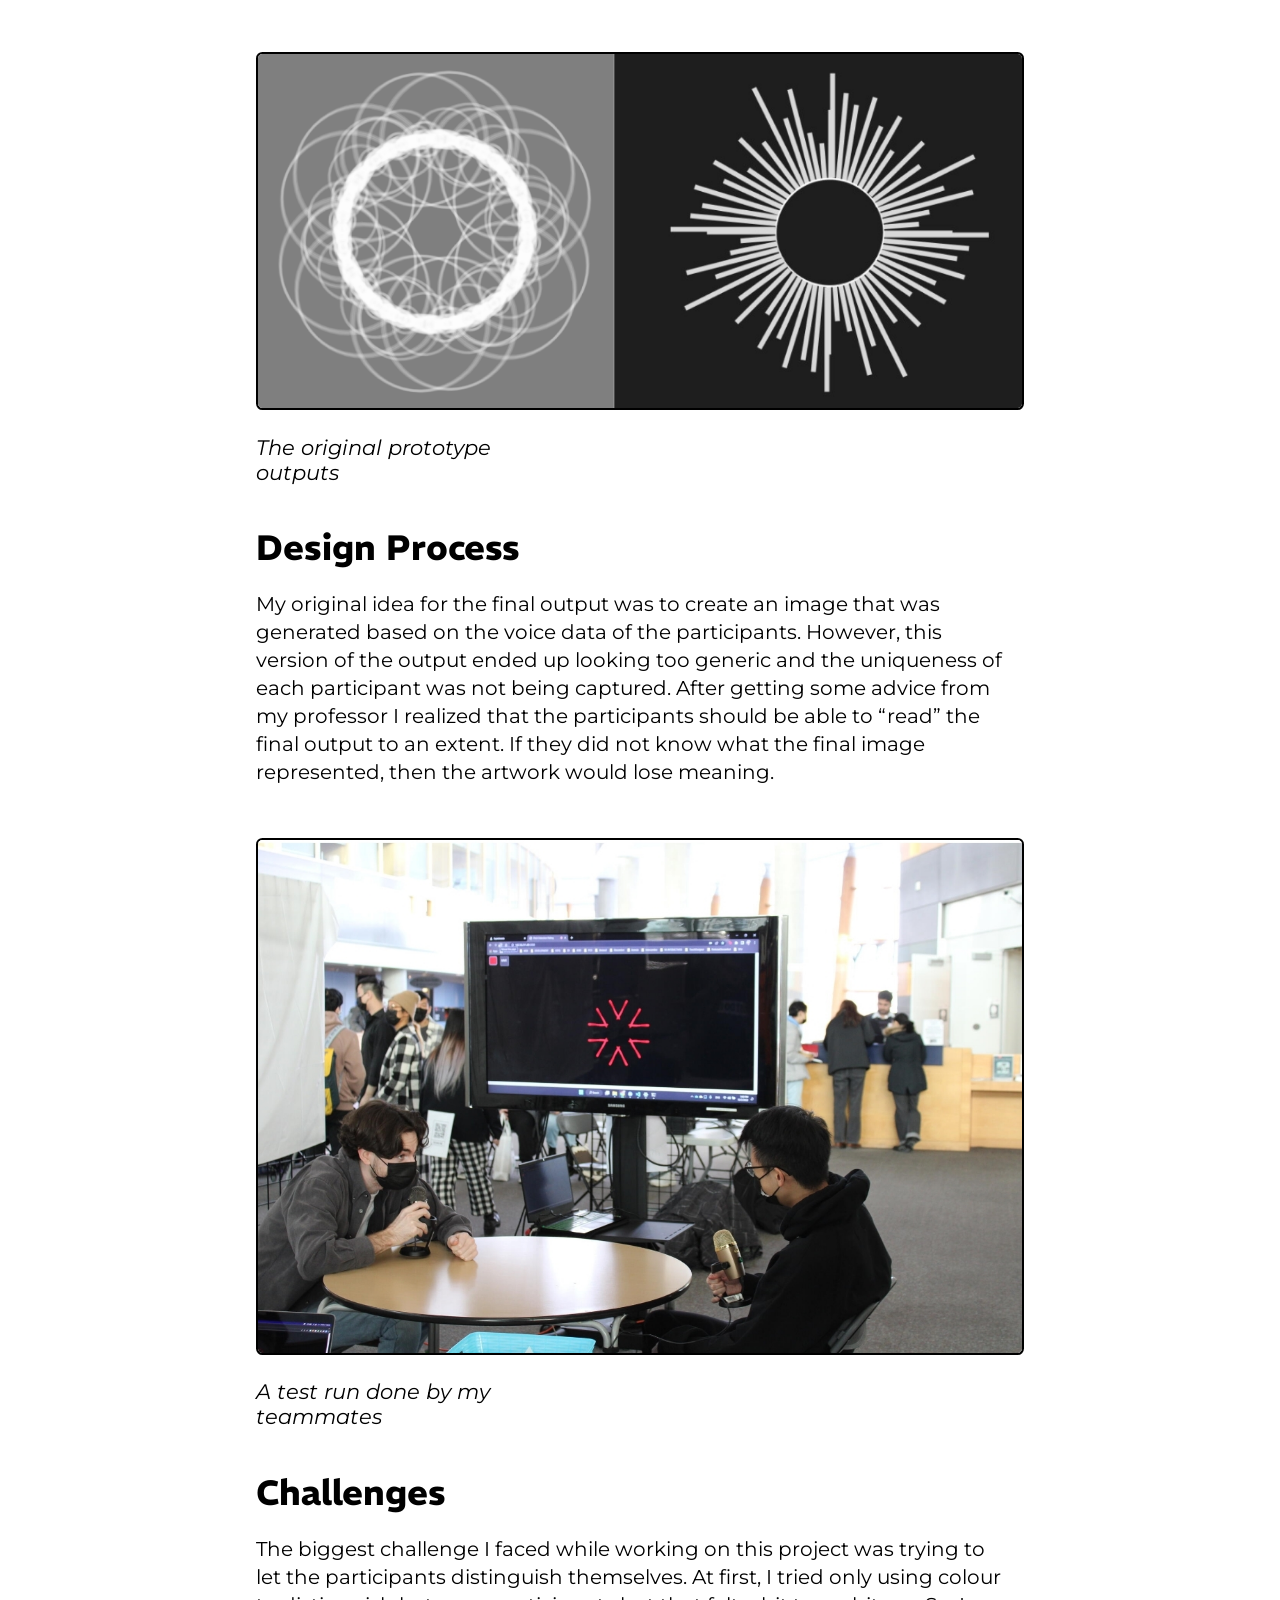
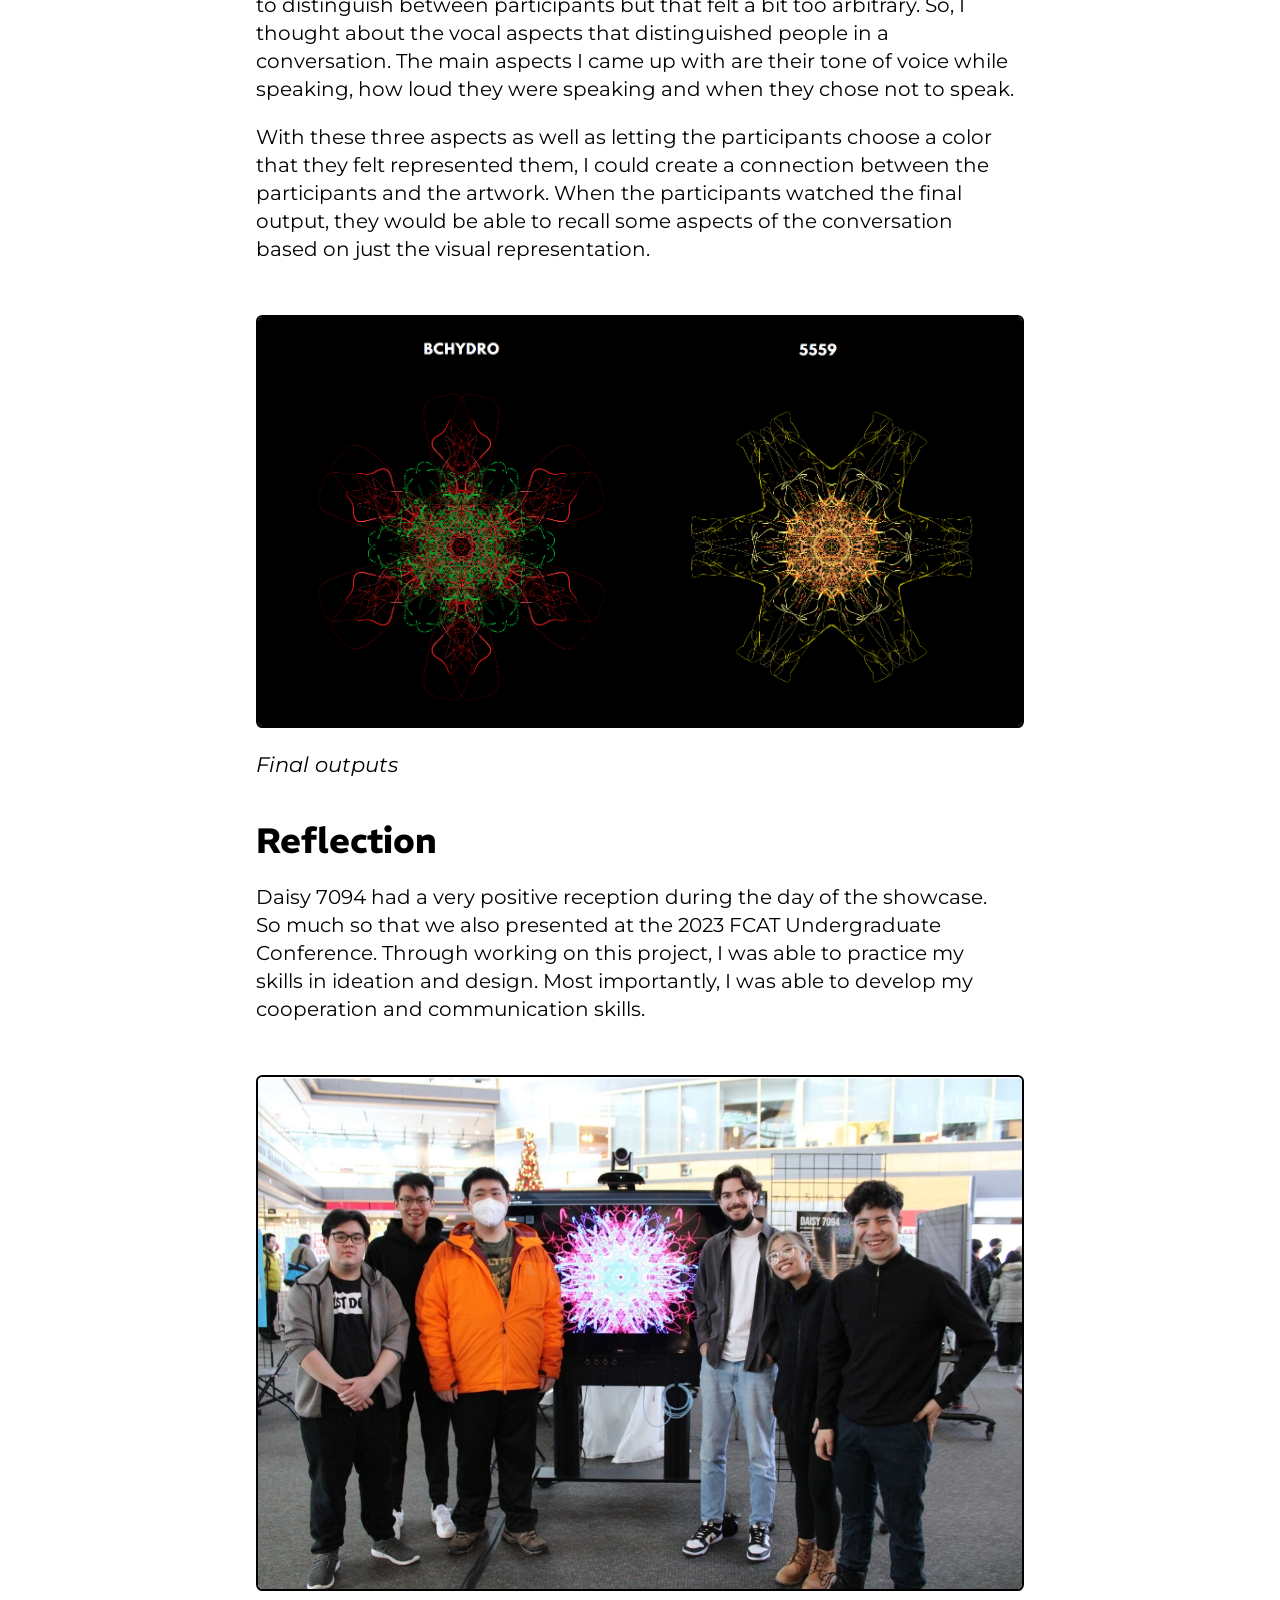
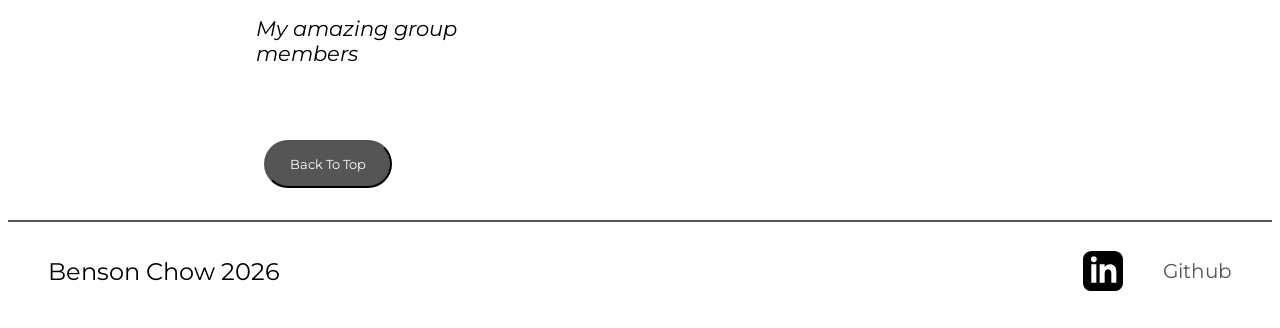
<file: daisy.html>
<!DOCTYPE html>
<html lang="en">

<head>
    <meta charset="utf-8">
    <meta name="viewport" content="width=device-width, initial-scale=1.0">
    <title>Daisy 7094</title>
    <link rel="icon" type="image/x-icon" href="icons/LogoNoBG.svg">
    <link rel="preconnect" href="https://fonts.googleapis.com">
    <link rel="preconnect" href="https://fonts.gstatic.com" crossorigin>
    <link href="https://fonts.googleapis.com/css2?family=Montserrat:wght@300&family=Roboto:wght@100&display=swap"
        rel="stylesheet">
    <link rel="stylesheet" href="https://fonts.googleapis.com/css?family=REM">
    <link rel="stylesheet" href="https://fonts.googleapis.com/css?family=Roboto">
    <link rel="stylesheet" href="https://necolas.github.io/normalize.css/8.0.1/normalize.css">
    <link href="css/style.css" rel="stylesheet" />
    <link href="css/animation.css" rel="stylesheet" />
    <link href="css/mediaQueries.css" rel="stylesheet" />
</head>

<body>
    <header>
        <nav>
            <div class="mobile-nav">
                <div class="logo">
                    <a href="index.html"><img src="icons/LogoWBG.svg"></a>
                    <a class="REM name" href="index.html">Benson Chow</a>
                </div>
                <button class="toggle-collapse">
                    <img src="icons/menu.svg" alt="menu icon">
                </button>
            </div>
            <div class="navbar-collapse">
                <div class="nav-links">
                    <a class="REM nav-item" href="index.html">Home</a>
                    <a class="REM nav-item" href="index.html#projects">Projects</a>
                    <a class="REM nav-item" href="about.html">About</a>
                    <a class="REM nav-item" href="about.html#contact">Contact</a>
                </div>
            </div>
        </nav>

    </header>

    <main>
        <span class="title">
            <h1>Daisy 7094</h1>
        </span>

        <section class="project-block">
            <div class="container">
                <figure>
                    <img class="project-block-img" alt="how it works" src="img/howitworks1.png">
                    <figcaption>
                        <p>How the installation worked</p>
                    </figcaption>
                </figure>

                <div class="project-block-text">
                    <h2>Project Overview</h2>
                    <p>
                        Daisy 7094 is an interactive art installation that turns the participants’ conversations into
                        geometric artworks that can then be played back in real time.
                    </p>
                    <p>
                        Daisy 7094 was created for my Interactive Arts class in the Winter of 2022.
                    </p>
                </div>
                <figure>
                    <img class="project-block-img" alt="how it works" src="img/howitworks2.png">
                    <figcaption>
                        <p>How to interact with the art work after</p>
                    </figcaption>
                </figure>
                <div class="project-block-text">
                    <h2>Ideation Process</h2>
                    <p>
                        When we were first assigned the task to create an interactive art piece, I wanted participants
                        to be able to walk away from our installation with a customized piece of artwork.
                        After a few more ideation sessions with my group, I came up with the initial idea
                        for Daisy 7094, which was to record a conversation between two random participants and then
                        paint
                        on a canvas using the sound data that we grabbed from microphones.
                    </p>
                </div>
                <figure>
                    <img class="project-block-img" alt="prototype" src="img/proto.png">
                    <figcaption>
                        <p>The original prototype outputs</p>
                    </figcaption>
                </figure>
                <div class="project-block-text">
                    <h2>Design Process</h2>
                    <p>
                        My original idea for the final output was to create an image that was generated based on the
                        voice data of the participants. However, this version of the output ended up looking too generic
                        and the uniqueness of each participant was not being captured. After getting some advice from my
                        professor I realized that the participants should be able to “read” the final output to an
                        extent. If they did not know what the final image represented, then the artwork would lose
                        meaning.
                    </p>
                </div>
                <figure>
                    <img class="project-block-img" alt="test run" src="img/test.jpg">
                    <figcaption>
                        <p>A test run done by my teammates</p>
                    </figcaption>
                </figure>
                <div class="project-block-text">
                    <h2>Challenges</h2>
                    <p>
                        The biggest challenge I faced while working on this project was trying to let the participants
                        distinguish themselves. At first, I tried only using colour to distinguish between participants
                        but that felt a bit too arbitrary. So, I thought about the vocal aspects that distinguished
                        people in a conversation. The main aspects I came up with are their tone of voice while
                        speaking, how loud they were speaking and when they chose not to speak.
                    </p>
                    <p>
                        With these three aspects as well as letting the participants choose a color that they felt
                        represented them, I could create a connection between the participants and the artwork. When the
                        participants watched the final output, they would be able to recall some aspects of the
                        conversation based on just the visual representation.
                    </p>
                </div>
                <figure>
                    <img class="project-block-img" alt="final outputs" src="img/final.png">
                    <figcaption>
                        <p>Final outputs</p>
                    </figcaption>
                </figure>
                <div class="project-block-text">
                    <h2>Reflection</h2>
                    <p>
                        Daisy 7094 had a very positive reception during the day of the showcase. So much so that we also
                        presented at the 2023 FCAT Undergraduate Conference. Through working on this project, I was able
                        to practice my skills in ideation and design. Most importantly, I was able to develop my
                        cooperation and communication skills.
                    </p>
                </div>
                <figure>
                    <img class="project-block-img" alt="group members" src="img/group.jpg">
                    <figcaption>
                        <p>My amazing group members</p>
                    </figcaption>
                </figure>
            </div>
            
        </section>
        <button onclick="topFunction()" class="to-top">
            <p>Back To Top</p>
        </button>
    </main>

    <footer>
        <p><a class="black" href="index.html">Benson Chow</a> 2026</p>
        <div class="footer-links">
            <a href="https://www.linkedin.com/in/benson-chow-83669b24a/" class="footer-link"><img
                    src="icons/linkedin.svg"> </a>
            <a href="https://github.com/Bca72" class="un footer-link">Github</a>
        </div>
    </footer>



    <script src="https://cdnjs.cloudflare.com/ajax/libs/jquery/3.7.0/jquery.min.js"
        integrity="sha512-3gJwYpMe3QewGELv8k/BX9vcqhryRdzRMxVfq6ngyWXwo03GFEzjsUm8Q7RZcHPHksttq7/GFoxjCVUjkjvPdw=="
        crossorigin="anonymous" referrerpolicy="no-referrer">
        </script>
    <script src="js/myscripts.js"></script>
</body>

</html>
</file>
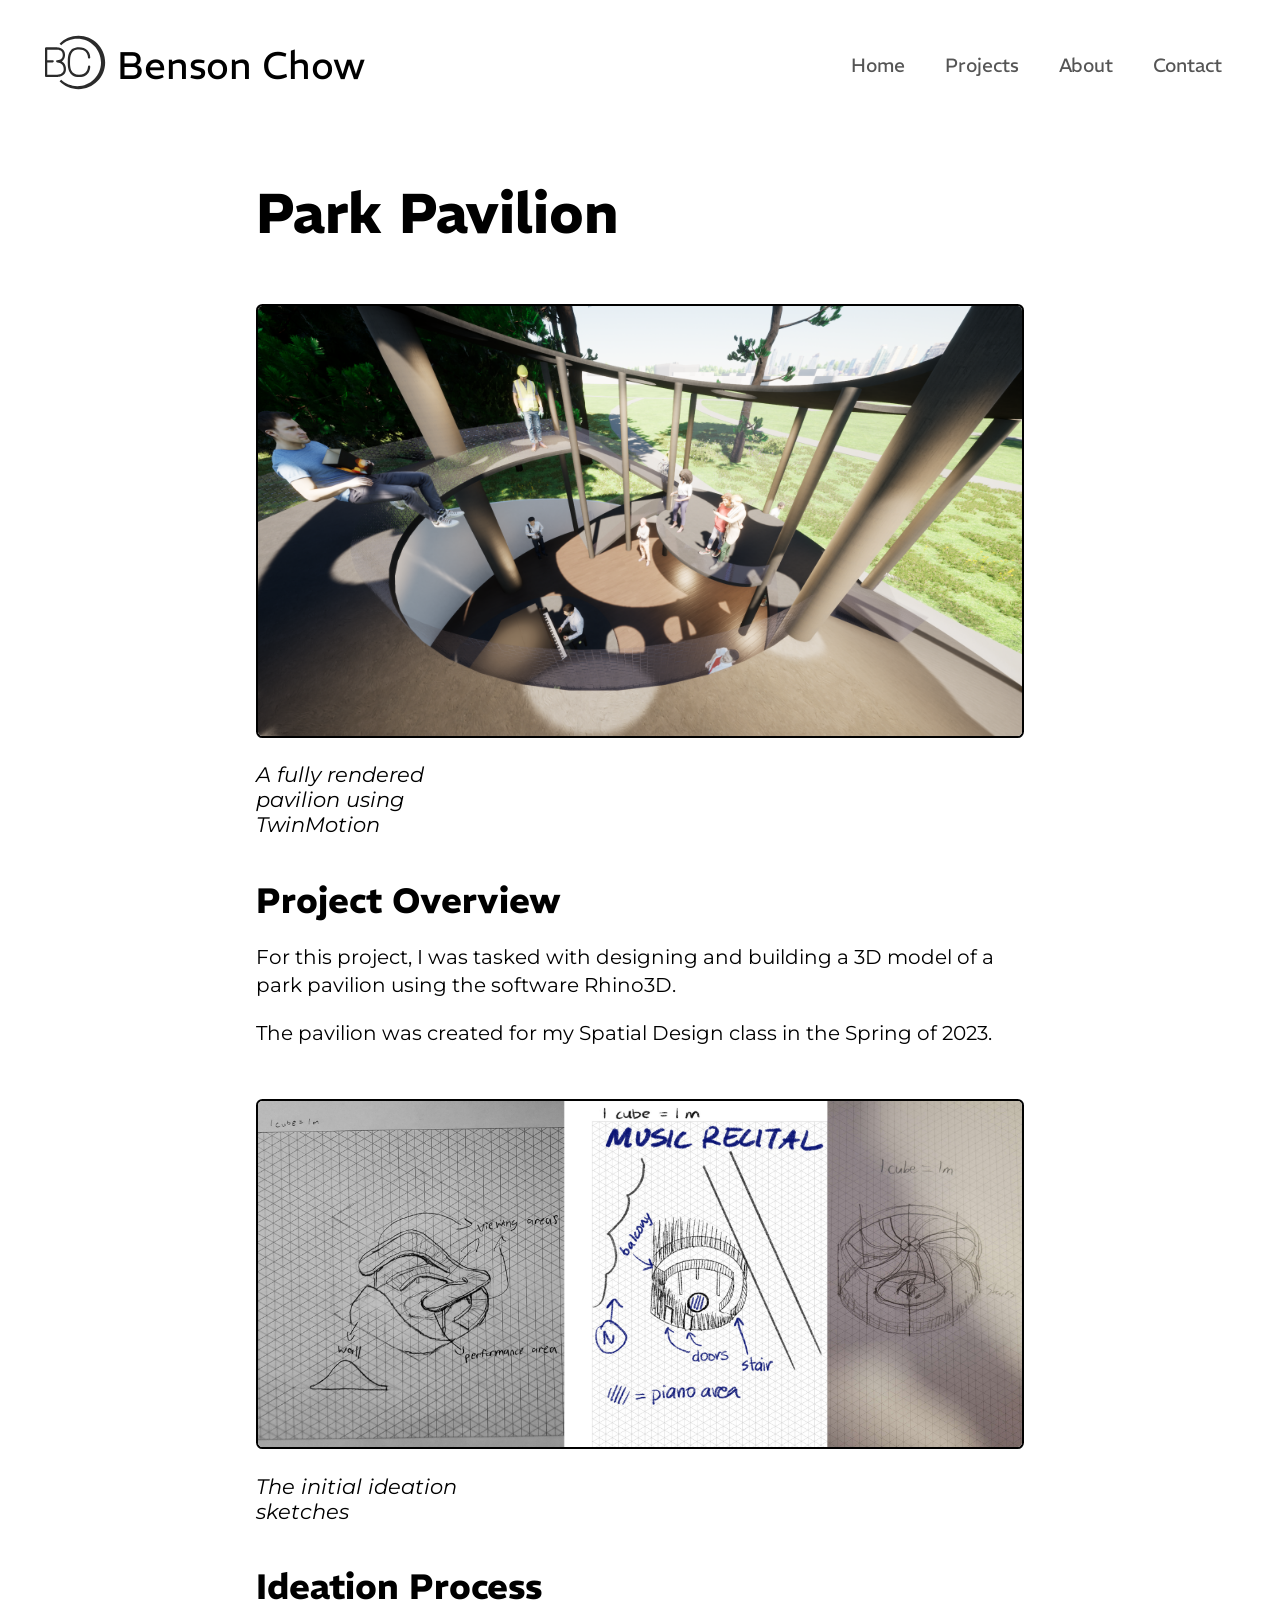
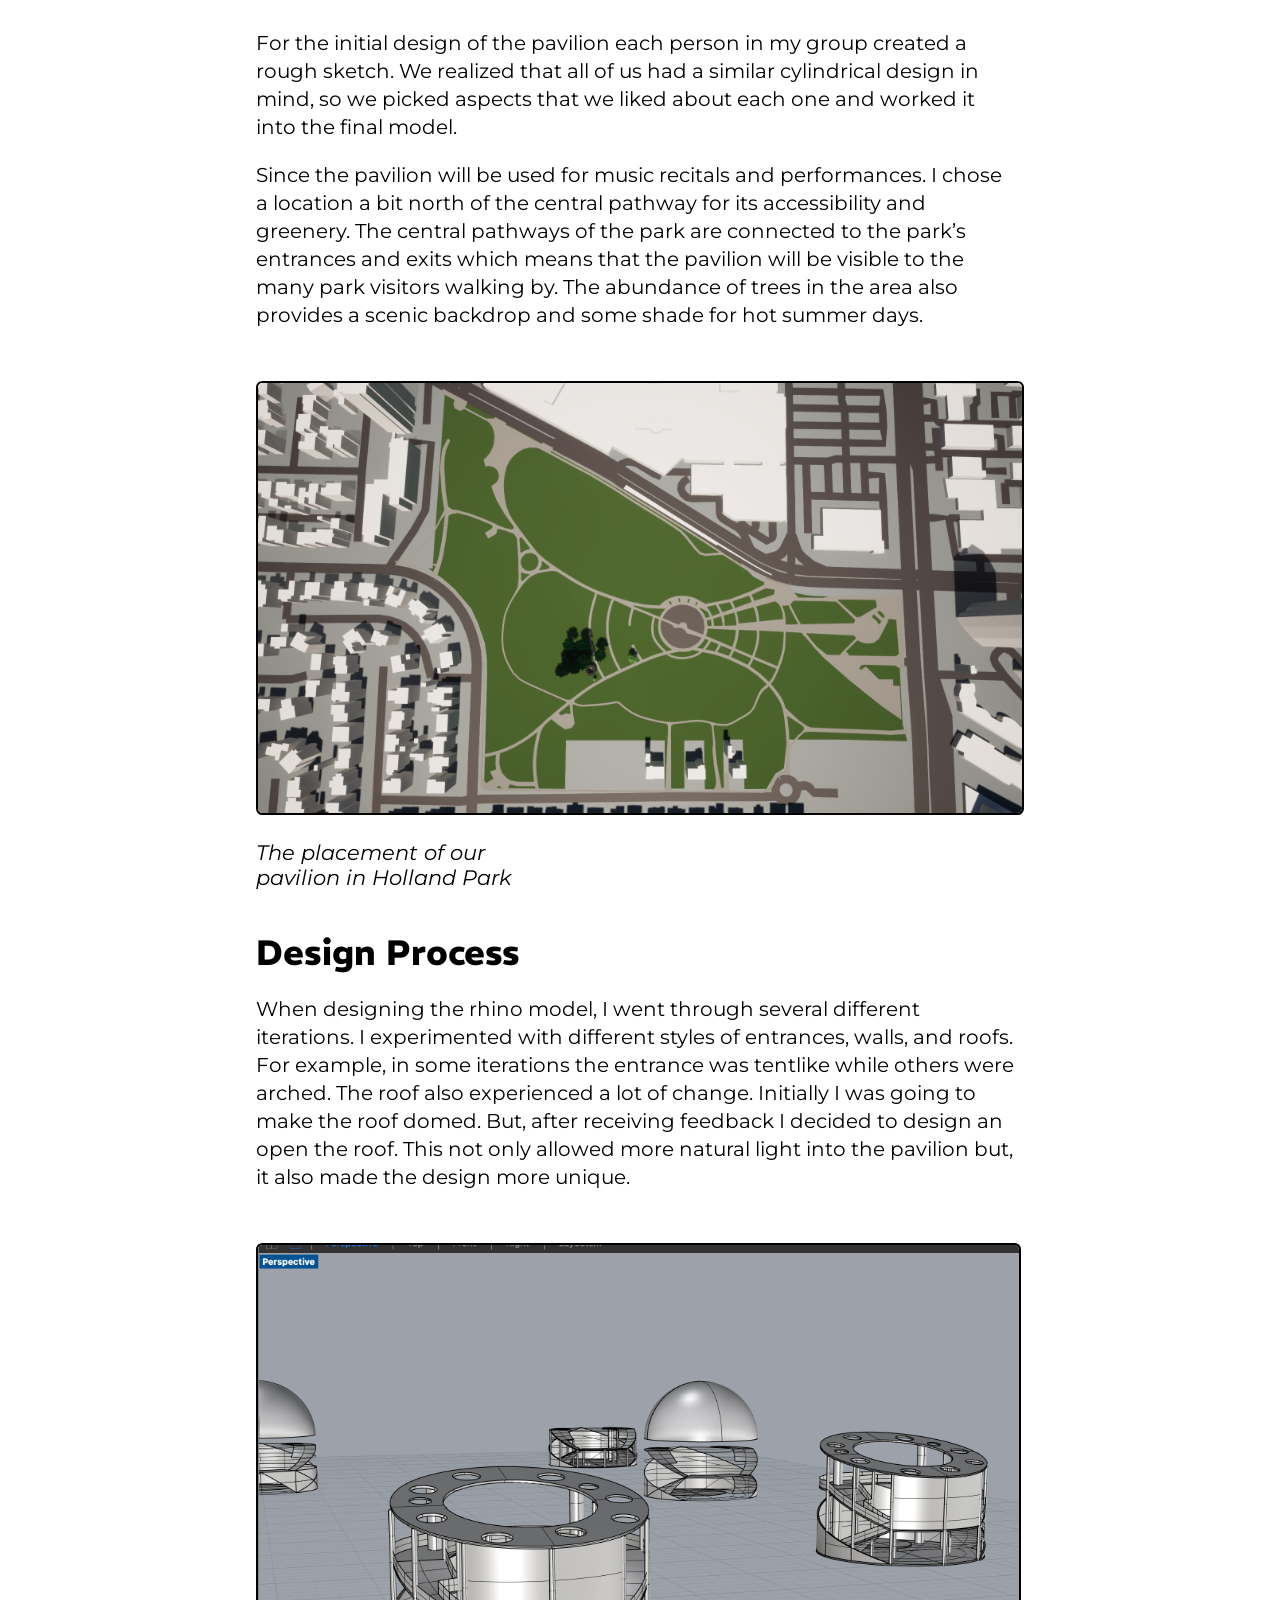
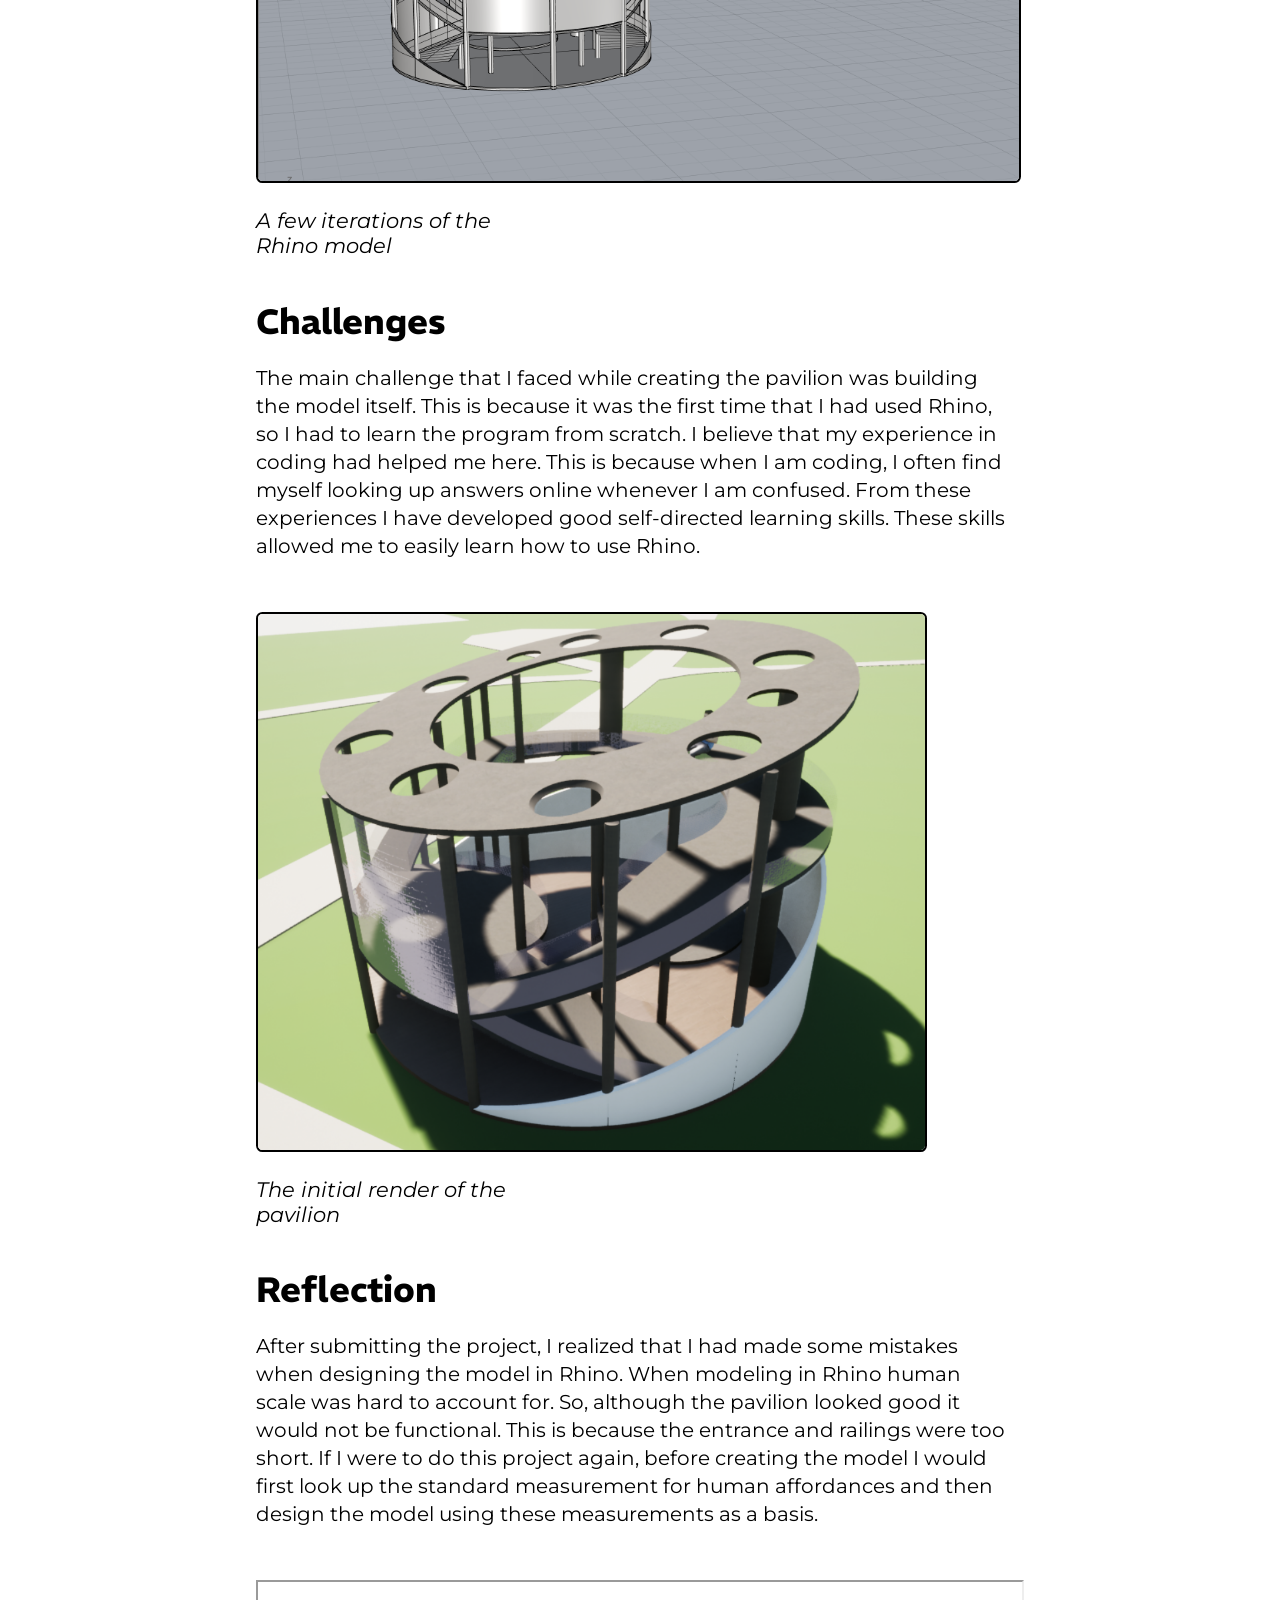
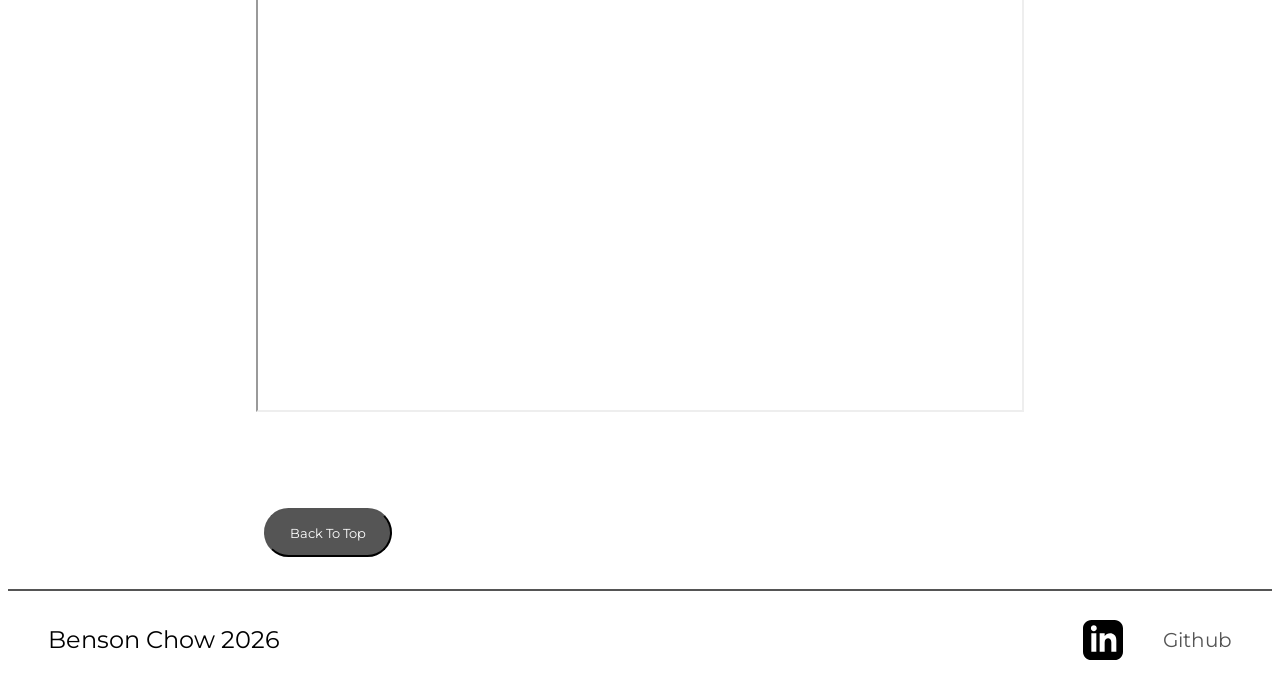
<file: pavilion.html>
<!DOCTYPE html>
<html lang="en">

<head>
    <meta charset="utf-8">
    <meta name="viewport" content="width=device-width, initial-scale=1.0">
    <title>Pavilion Project</title>
    <link rel="icon" type="image/x-icon" href="icons/LogoNoBG.svg">
    <link rel="preconnect" href="https://fonts.googleapis.com">
    <link rel="preconnect" href="https://fonts.gstatic.com" crossorigin>
    <link href="https://fonts.googleapis.com/css2?family=Montserrat:wght@300&family=Roboto:wght@100&display=swap"
        rel="stylesheet">
    <link rel="stylesheet" href="https://fonts.googleapis.com/css?family=REM">
    <link rel="stylesheet" href="https://fonts.googleapis.com/css?family=Roboto">
    <link rel="stylesheet" href="https://necolas.github.io/normalize.css/8.0.1/normalize.css">
    <link href="css/style.css" rel="stylesheet" />
    <link href="css/animation.css" rel="stylesheet" />
    <link href="css/mediaQueries.css" rel="stylesheet" />
</head>

<body>
    <header>
        <nav>
            <div class="mobile-nav">
                <div class="logo">
                    <a href="index.html"><img src="icons/LogoWBG.svg"></a>
                    <a class="REM name" href="index.html">Benson Chow</a>
                </div>
                <button class="toggle-collapse">
                    <img src="icons/menu.svg" alt="menu icon">
                </button>
            </div>
            <div class="navbar-collapse">
                <div class="nav-links">
                    <a class="REM nav-item" href="index.html">Home</a>
                    <a class="REM nav-item" href="index.html#projects">Projects</a>
                    <a class="REM nav-item" href="about.html">About</a>
                    <a class="REM nav-item" href="about.html#contact">Contact</a>
                </div>
            </div>
        </nav>

    </header>

    <main>
        <span class="title">
            <h1>Park Pavilion</h1>
        </span>
        <section class="project-block">
            <div class="container">
                <figure>
                    <img class="project-block-img" src="img/pavilion1.png">
                    <figcaption>
                        <p>A fully rendered pavilion using TwinMotion</p>
                    </figcaption>
                </figure>

                <div class="project-block-text">
                    <h2>Project Overview</h2>
                    <p>
                        For this project, I was tasked with designing and building a 3D model of a park pavilion using
                        the software Rhino3D.
                    </p>
                    <p>
                        The pavilion was created for my Spatial Design class in the Spring of 2023.
                    </p>
                </div>
                <figure>
                    <img class="project-block-img" alt="rhino models" src="img/skethes.jpg">
                    <figcaption>
                        <p>The initial ideation sketches</p>
                    </figcaption>
                </figure>
                <div class="project-block-text">
                    <h2>Ideation Process</h2>
                    <p>
                        For the initial design of the pavilion each person in my group created a rough sketch. We
                        realized that all of us had a similar cylindrical design in mind, so we picked aspects that we
                        liked about each one and worked it into the final model.
                    </p>
                    <p>
                        Since the pavilion will be used for music recitals and performances. I chose a location a bit
                        north of the central pathway for its accessibility and greenery. The central pathways of the
                        park are connected to the park’s entrances and exits which means that the pavilion will be
                        visible to the many park visitors walking by. The abundance of trees in the area also provides a
                        scenic backdrop and some shade for hot summer days.
                    </p>
                </div>
                <figure>
                    <img class="project-block-img" alt="rhino models" src="img/Image11.png">
                    <figcaption>
                        <p>The placement of our pavilion in Holland Park</p>
                    </figcaption>
                </figure>
                <div class="project-block-text">
                    <h2>Design Process</h2>
                    <p>
                        When designing the rhino model, I went through several different iterations. I experimented with
                        different styles of entrances, walls, and roofs. For example, in some iterations the entrance
                        was tentlike while others were arched. The roof also experienced a lot of change. Initially I
                        was going to make the roof domed. But, after receiving feedback I decided to design an open the
                        roof. This not only allowed more natural light into the pavilion but, it also made the design
                        more unique.
                    </p>
                </div>
                <figure>
                    <img class="project-block-img" alt="rhino models" src="img/rhinoideas.jpg">
                    <figcaption>
                        <p>A few iterations of the Rhino model</p>
                    </figcaption>
                </figure>
                <div class="project-block-text">
                    <h2>Challenges</h2>
                    <p>
                        The main challenge that I faced while creating the pavilion was building the model itself. This
                        is because it was the first time that I had used Rhino, so I had to learn the program from
                        scratch. I believe that my experience in coding had helped me here. This is because when I am
                        coding, I often find myself looking up answers online whenever I am confused. From these
                        experiences I have developed good self-directed learning skills. These skills allowed me to
                        easily learn how to use Rhino.
                    </p>
                </div>
                <figure>
                    <img class="project-block-img" alt="rhino models" src="img/sideview.jpg">
                    <figcaption>
                        <p>The initial render of the pavilion</p>
                    </figcaption>
                </figure>
                <div class="project-block-text">
                    <h2>Reflection</h2>
                    <p>
                        After submitting the project, I realized that I had made some mistakes when designing the model
                        in Rhino. When modeling in Rhino human scale was hard to account for. So, although the pavilion
                        looked good it would not be functional. This is because the entrance and railings were too
                        short. If I were to do this project again, before creating the model I would first look up the
                        standard measurement for human affordances and then design the model using these measurements as
                        a basis.
                    </p>
                </div>
                <div class="video-container">
                    <iframe src="https://www.youtube.com/embed/H-pl_HZyKKw">
                    </iframe>
                </div>
            </div>






        </section>
        <button onclick="topFunction()" class="to-top">
            <p>Back To Top</p>
        </button>
    </main>

    <footer>
        <p><a class="black" href="index.html">Benson Chow</a> 2026</p>
        <div class="footer-links">
            <a href="https://www.linkedin.com/in/benson-chow-83669b24a/" class="footer-link"><img
                    src="icons/linkedin.svg"> </a>
            <a href="https://github.com/Bca72" class="un footer-link">Github</a>
        </div>
    </footer>



    <script src="https://cdnjs.cloudflare.com/ajax/libs/jquery/3.7.0/jquery.min.js"
        integrity="sha512-3gJwYpMe3QewGELv8k/BX9vcqhryRdzRMxVfq6ngyWXwo03GFEzjsUm8Q7RZcHPHksttq7/GFoxjCVUjkjvPdw=="
        crossorigin="anonymous" referrerpolicy="no-referrer">
        </script>

    <script src="js/myscripts.js"></script>
</body>

</html>
</file>
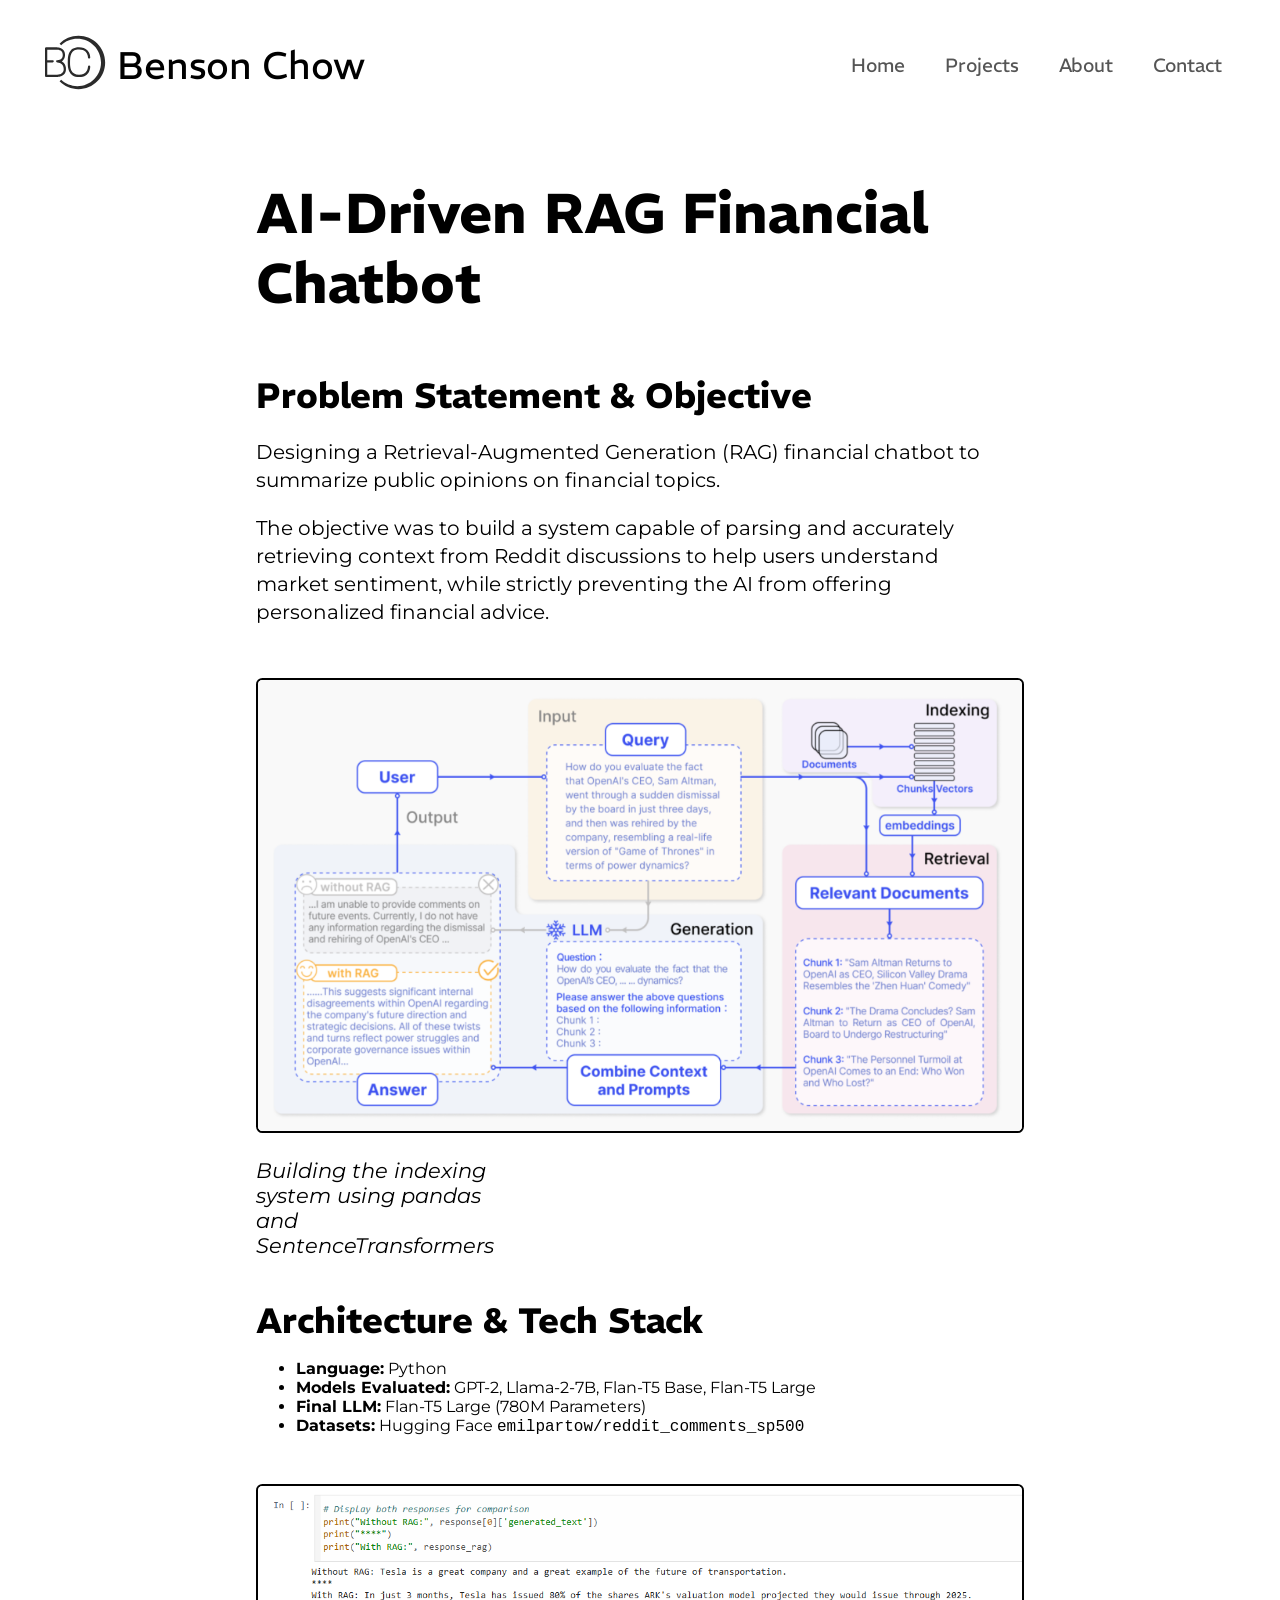
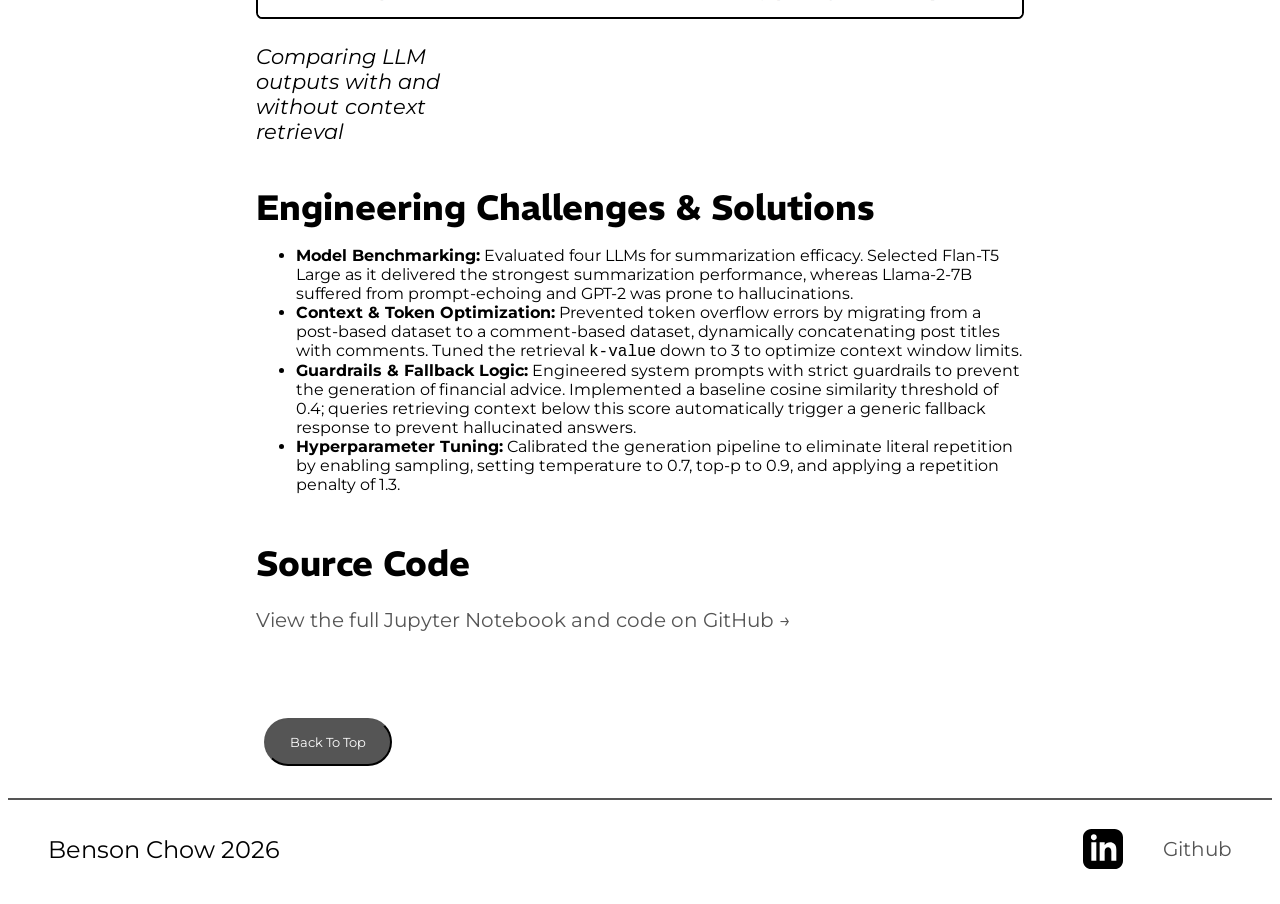
<file: rag-pipeline.html>
<!DOCTYPE html>
<html lang="en">

<head>
    <meta charset="utf-8">
    <meta name="viewport" content="width=device-width, initial-scale=1.0">
    <title>AI-Driven RAG Financial Chatbot</title>
    <link rel="icon" type="image/x-icon" href="icons/LogoNoBG.svg">
    <link rel="preconnect" href="https://fonts.googleapis.com">
    <link rel="preconnect" href="https://fonts.gstatic.com" crossorigin>
    <link href="https://fonts.googleapis.com/css2?family=Montserrat:wght@300&family=Roboto:wght@100&display=swap"
        rel="stylesheet">
    <link rel="stylesheet" href="https://fonts.googleapis.com/css?family=REM">
    <link rel="stylesheet" href="https://fonts.googleapis.com/css?family=Roboto">
    <link rel="stylesheet" href="https://necolas.github.io/normalize.css/8.0.1/normalize.css">
    <link href="css/style.css" rel="stylesheet" />
    <link href="css/animation.css" rel="stylesheet" />
    <link href="css/mediaQueries.css" rel="stylesheet" />
</head>

<body>
    <header>
        <nav>
            <div class="mobile-nav">
                <div class="logo">
                    <a href="index.html"><img src="icons/LogoWBG.svg"></a>
                    <a class="REM name" href="index.html">Benson Chow</a>
                </div>
                <button class="toggle-collapse">
                    <img src="icons/menu.svg" alt="menu icon">
                </button>
            </div>
            <div class="navbar-collapse">
                <div class="nav-links">
                    <a class="REM nav-item" href="index.html">Home</a>
                    <a class="REM nav-item" href="index.html#projects">Projects</a>
                    <a class="REM nav-item" href="about.html">About</a>
                    <a class="REM nav-item" href="about.html#contact">Contact</a>
                </div>
            </div>
        </nav>

    </header>

    <main>
        <span class="title">
            <h1>AI-Driven RAG Financial Chatbot</h1>
        </span>

        <section class="project-block">
            <div class="container">
                
                <div class="project-block-text">
                    <h2>Problem Statement & Objective</h2>
                    <p>
                        Designing a Retrieval-Augmented Generation (RAG) financial chatbot to summarize public opinions on financial topics. 
                    </p>
                    <p>
                        The objective was to build a system capable of parsing and accurately retrieving context from Reddit discussions to help users understand market sentiment, while strictly preventing the AI from offering personalized financial advice.
                    </p>
                </div>

                <figure>
                    <img class="project-block-img" alt="Notebook Architecture" src="img/rag-notebook.jpg">
                    <figcaption>
                        <p>Building the indexing system using pandas and SentenceTransformers</p>
                    </figcaption>
                </figure>

                <div class="project-block-text">
                    <h2>Architecture & Tech Stack</h2>
                    <ul>
                        <li><strong>Language:</strong> Python</li>
                        <li><strong>Models Evaluated:</strong> GPT-2, Llama-2-7B, Flan-T5 Base, Flan-T5 Large</li>
                        <li><strong>Final LLM:</strong> Flan-T5 Large (780M Parameters)</li>
                        <li><strong>Datasets:</strong> Hugging Face <code>emilpartow/reddit_comments_sp500</code></li>
                    </ul>
                </div>

                <figure>
                    <img class="project-block-img" alt="RAG Output" src="img/rag-output.jpg">
                    <figcaption>
                        <p>Comparing LLM outputs with and without context retrieval</p>
                    </figcaption>
                </figure>

                <div class="project-block-text">
                    <h2>Engineering Challenges & Solutions</h2>
                    <ul>
                        <li><strong>Model Benchmarking:</strong> Evaluated four LLMs for summarization efficacy. Selected Flan-T5 Large as it delivered the strongest summarization performance, whereas Llama-2-7B suffered from prompt-echoing and GPT-2 was prone to hallucinations.</li>
                        <li><strong>Context & Token Optimization:</strong> Prevented token overflow errors by migrating from a post-based dataset to a comment-based dataset, dynamically concatenating post titles with comments. Tuned the retrieval <code>k-value</code> down to 3 to optimize context window limits.</li>
                        <li><strong>Guardrails & Fallback Logic:</strong> Engineered system prompts with strict guardrails to prevent the generation of financial advice. Implemented a baseline cosine similarity threshold of 0.4; queries retrieving context below this score automatically trigger a generic fallback response to prevent hallucinated answers.</li>
                        <li><strong>Hyperparameter Tuning:</strong> Calibrated the generation pipeline to eliminate literal repetition by enabling sampling, setting temperature to 0.7, top-p to 0.9, and applying a repetition penalty of 1.3.</li>
                    </ul>
                </div>

                <div class="project-block-text">
                    <h2>Source Code</h2>
                    <p>
                        <a href="https://github.com/Bca72/NLP-Week2-Text-Generation/blob/main/Retrieval_Augmented_Generation_(RAG).ipynb" target="_blank" class="un">View the full Jupyter Notebook and code on GitHub &rarr;</a>
                    </p>
                </div>

            </div>
        </section>
        
        <button onclick="topFunction()" class="to-top">
            <p>Back To Top</p>
        </button>
    </main>

    <footer>
        <p><a class="black" href="index.html">Benson Chow</a> 2026</p>
        <div class="footer-links">
            <a href="https://www.linkedin.com/in/benson-chow-83669b24a/" class="footer-link"><img
                    src="icons/linkedin.svg"> </a>
            <a href="https://github.com/Bca72" class="un footer-link">Github</a>
        </div>
    </footer>



    <script src="https://cdnjs.cloudflare.com/ajax/libs/jquery/3.7.0/jquery.min.js"
        integrity="sha512-3gJwYpMe3QewGELv8k/BX9vcqhryRdzRMxVfq6ngyWXwo03GFEzjsUm8Q7RZcHPHksttq7/GFoxjCVUjkjvPdw=="
        crossorigin="anonymous" referrerpolicy="no-referrer">
        </script>
    <script src="js/myscripts.js"></script>
</body>

</html>
</file>
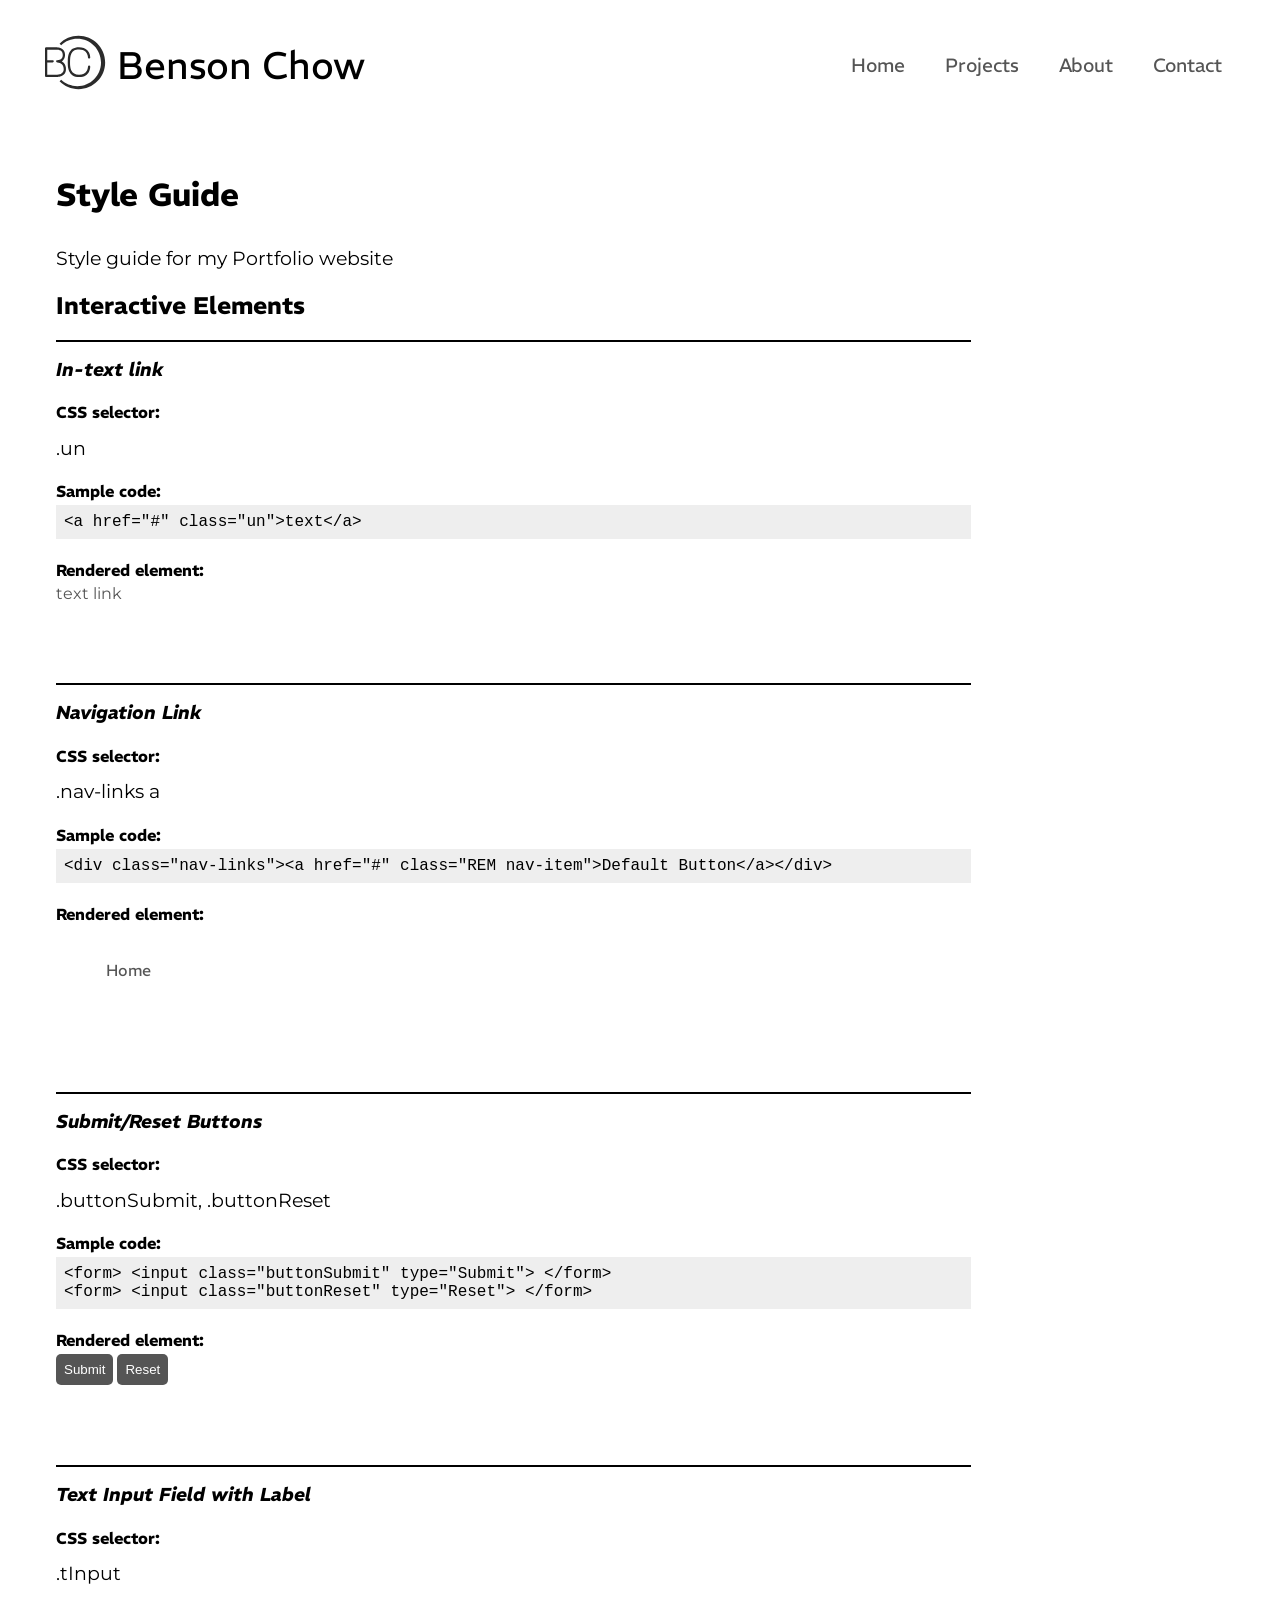
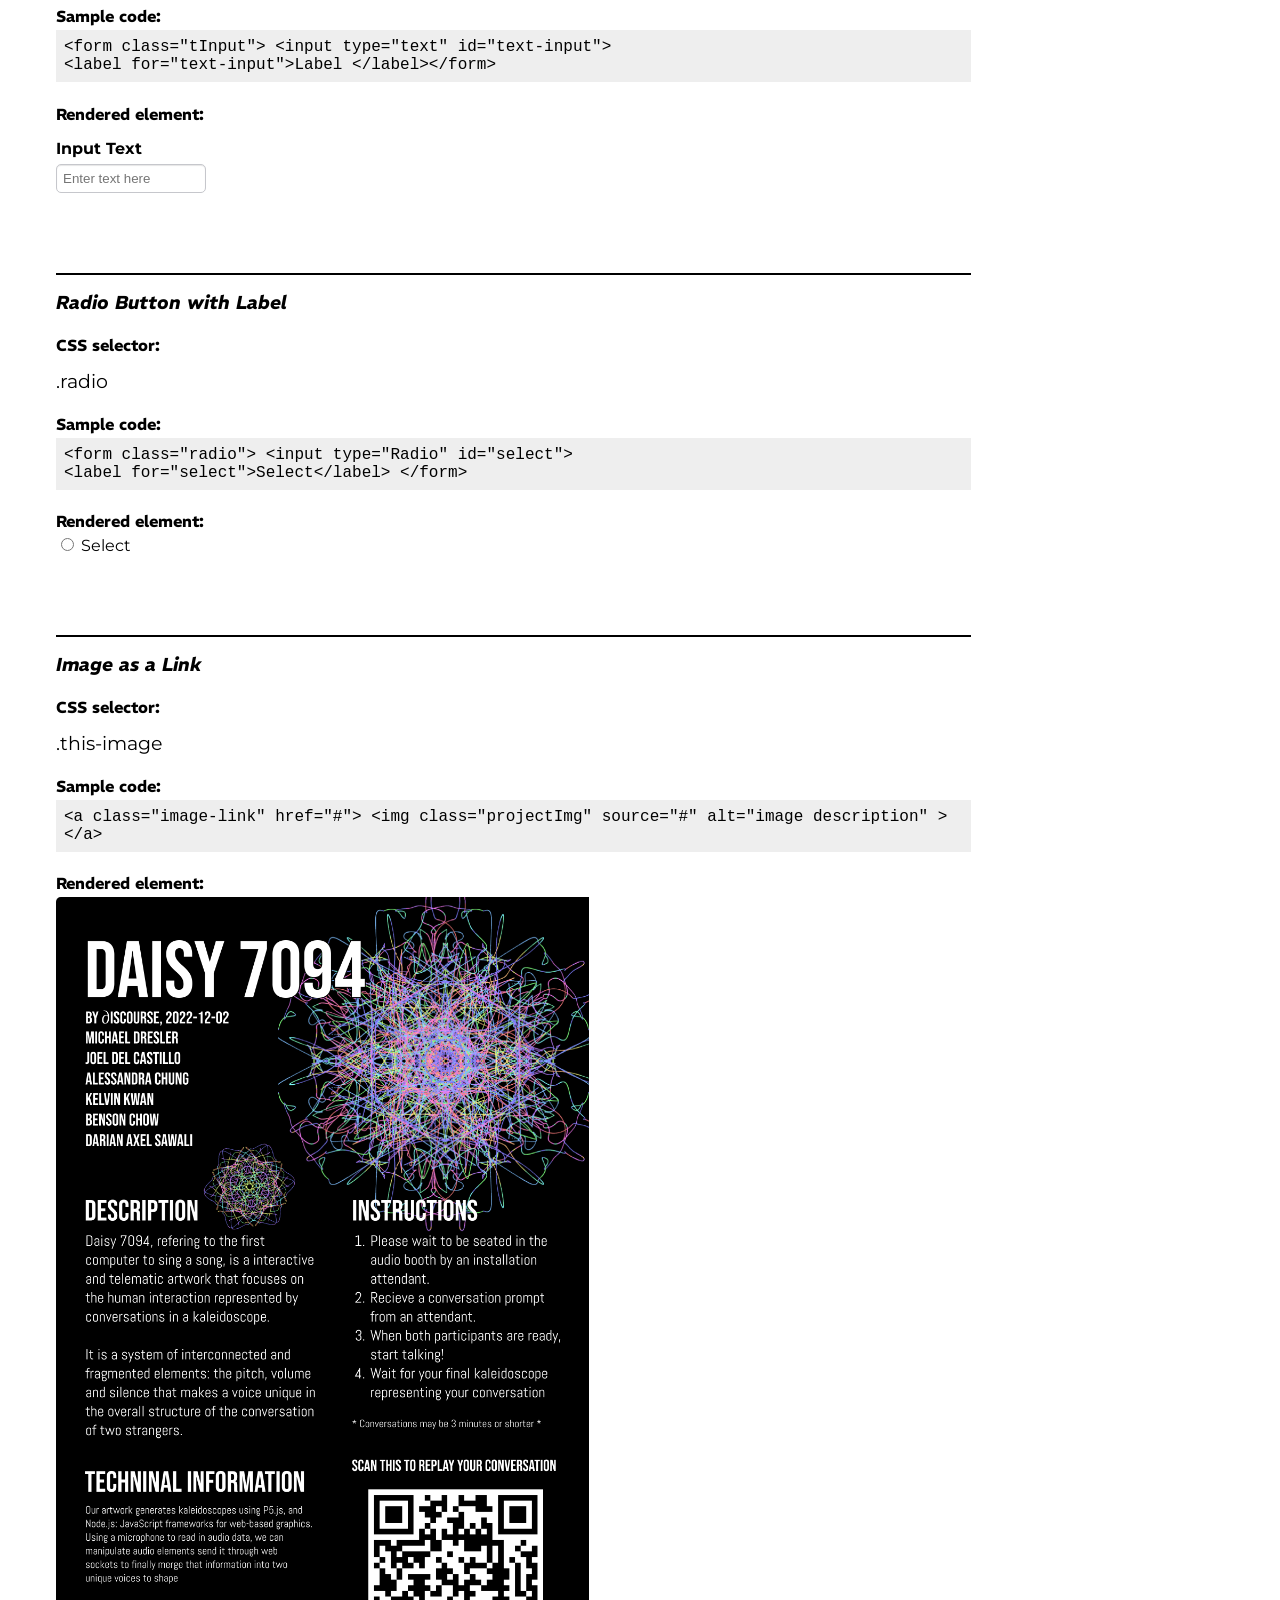
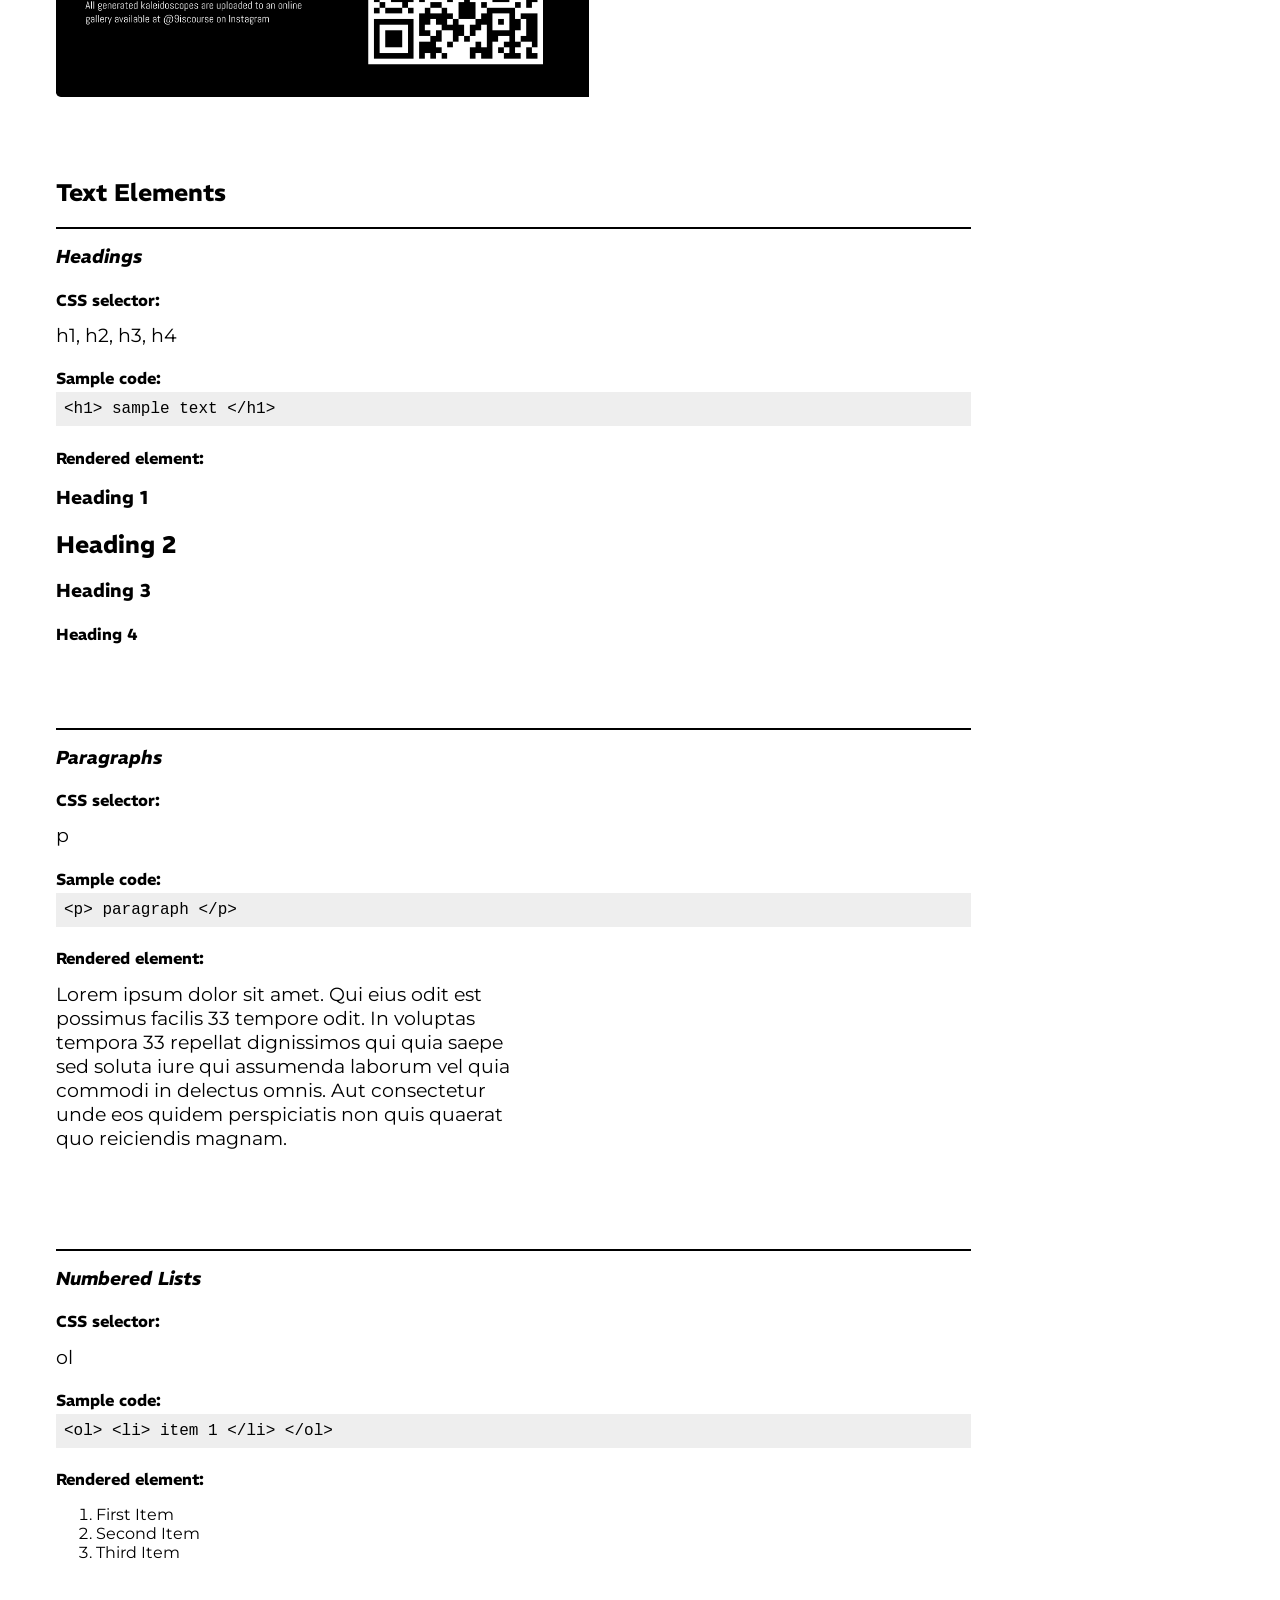
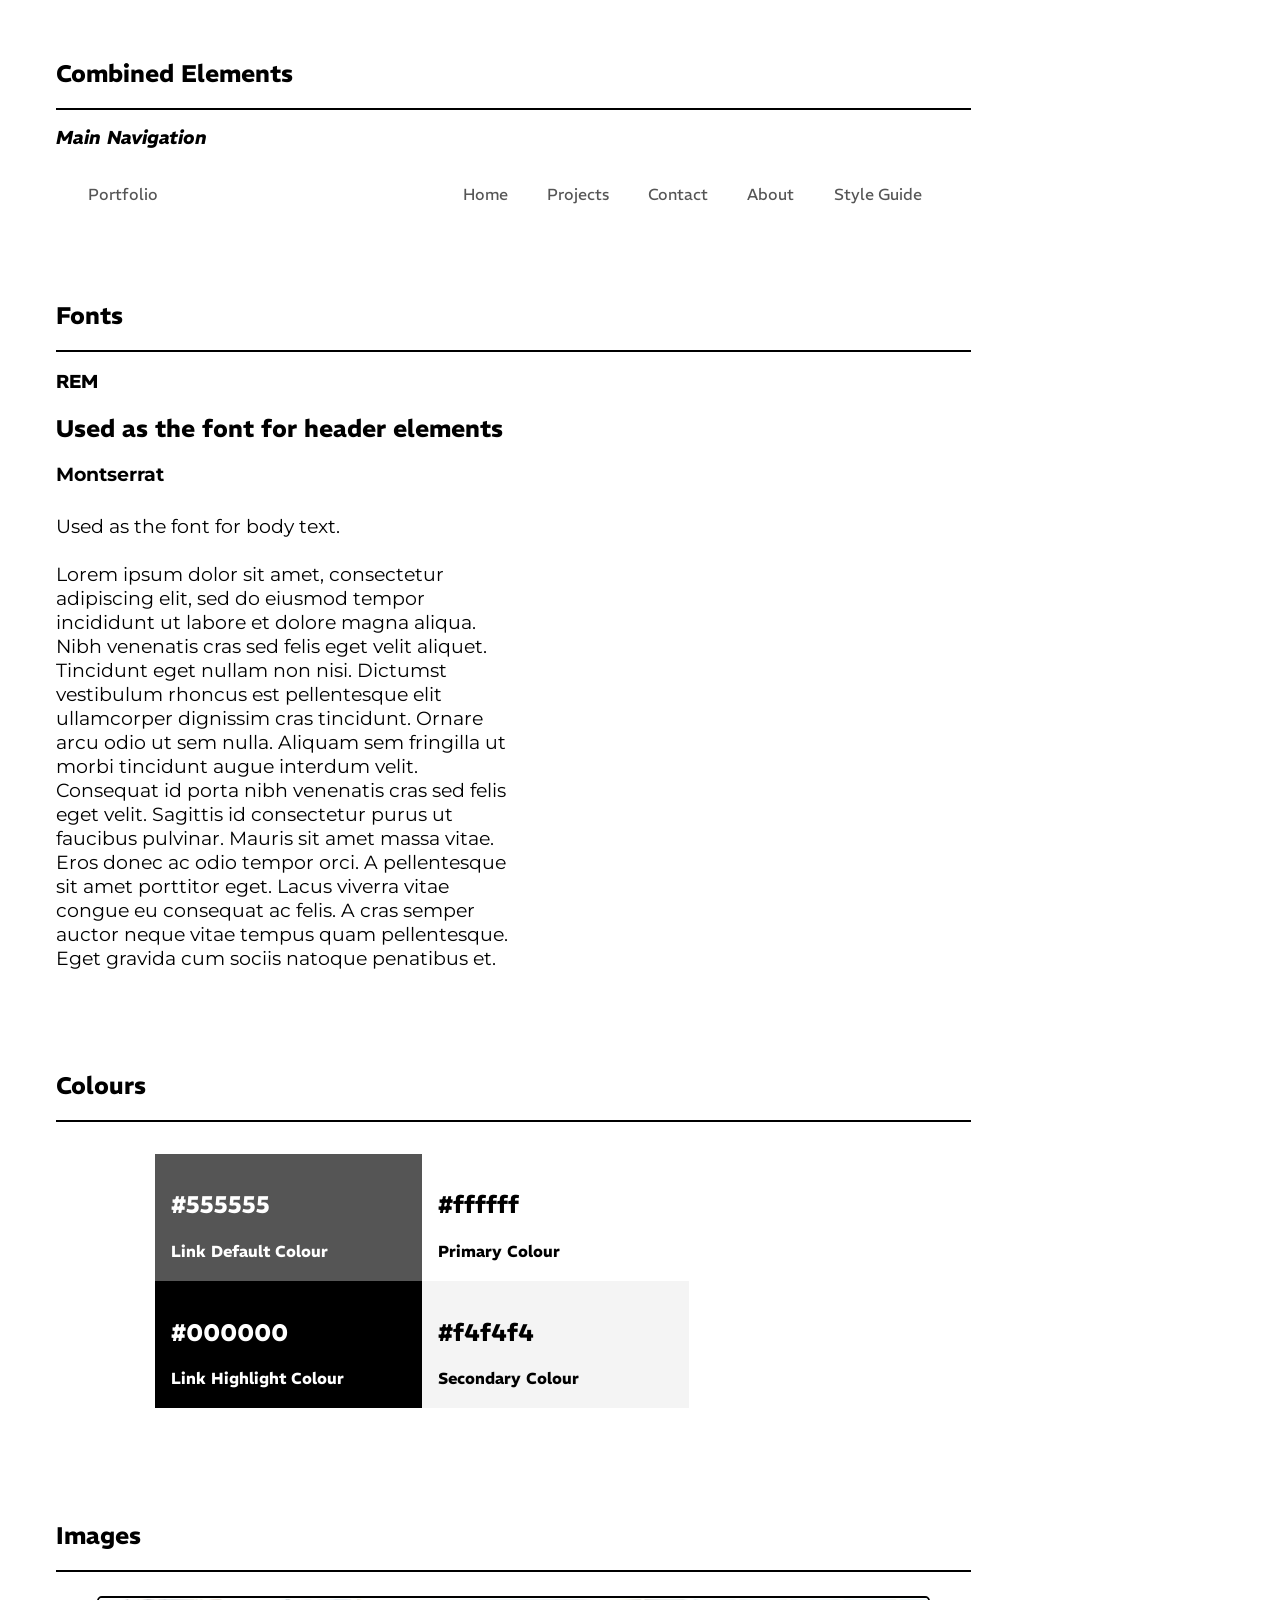
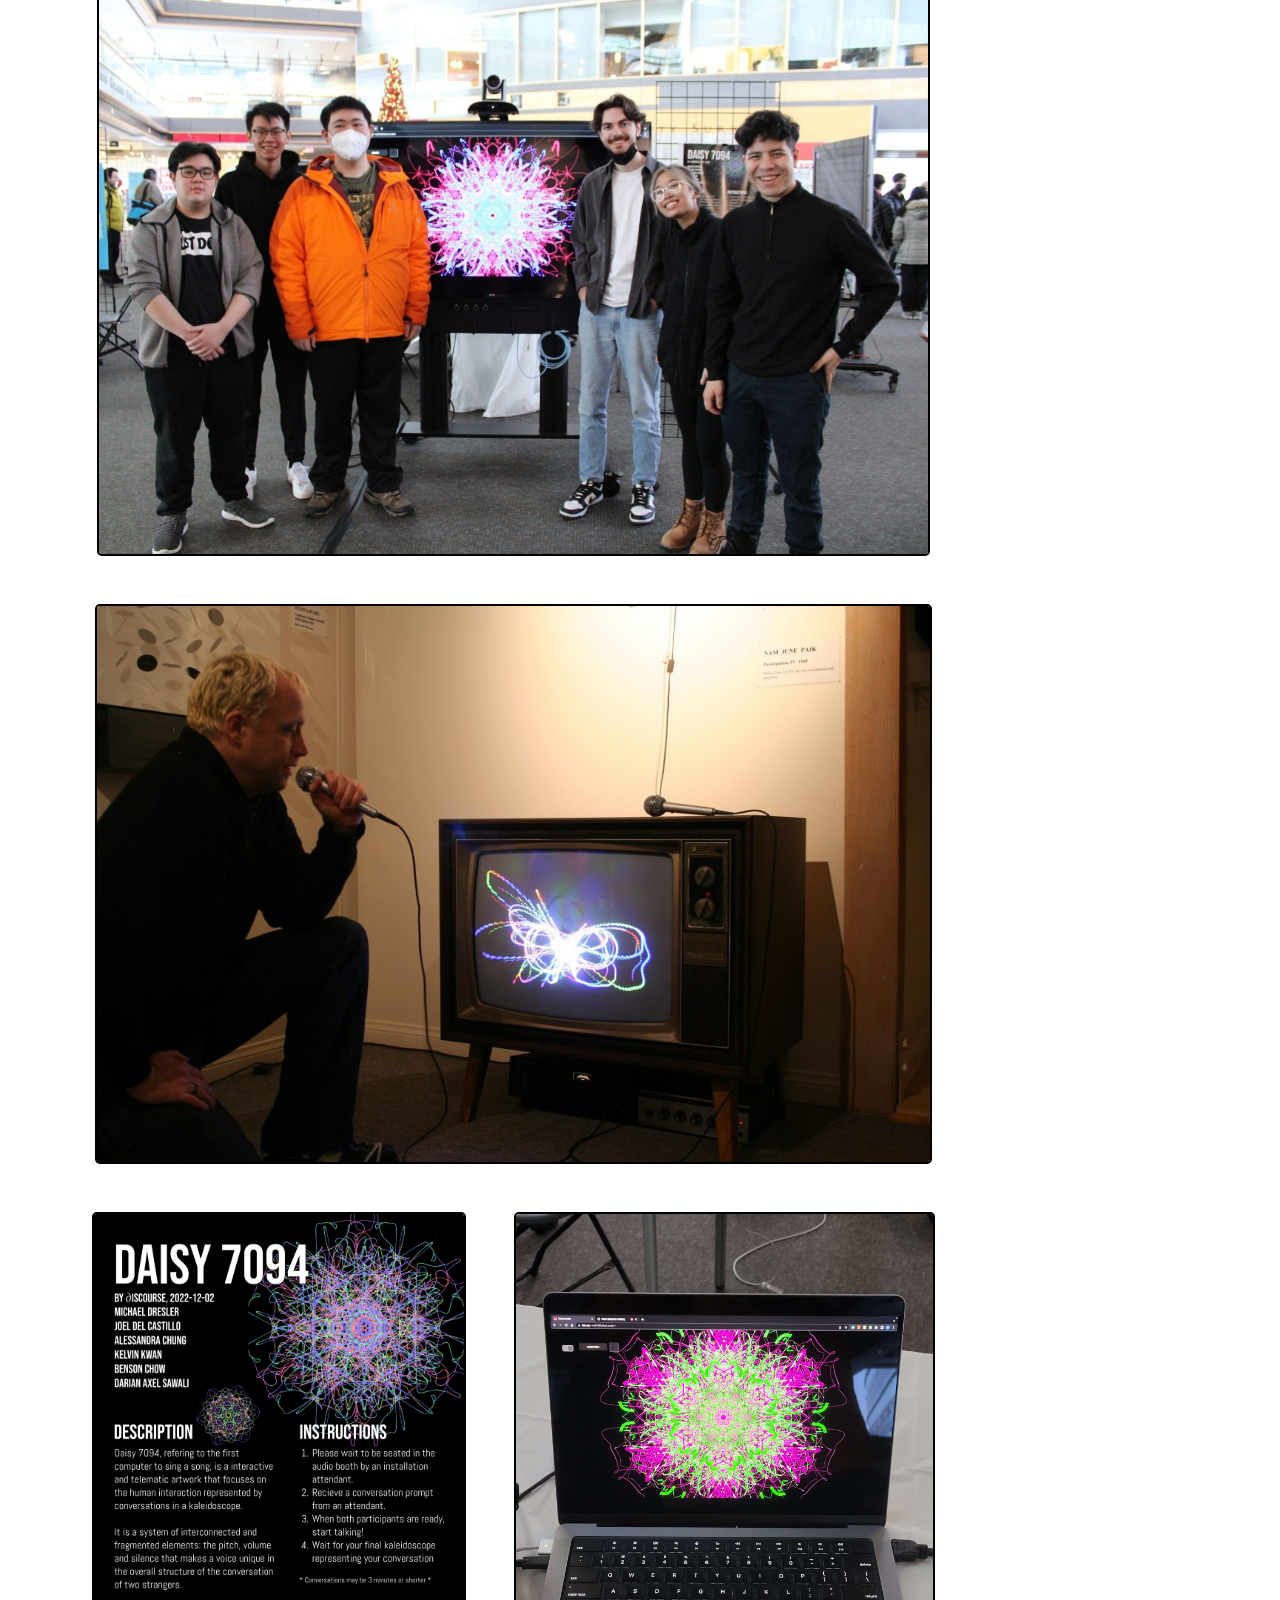
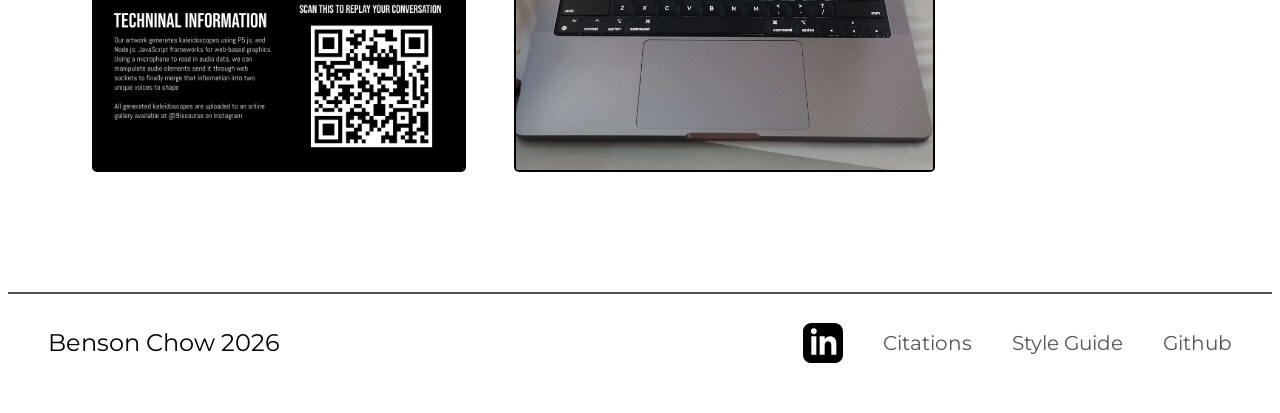
<file: styleguide.html>
<!-- Reusing most of code from P1 to create framework for style guide -->


<!DOCTYPE html>
<html lang="en">

<head>
    <meta charset="utf-8">
    <meta name="viewport" content="width=device-width, initial-scale=1.0">
    <title>Style Guide</title>
    <link rel="icon" type="image/x-icon" href="icons/LogoNoBG.svg">
    <link rel="preconnect" href="https://fonts.googleapis.com">
    <link rel="preconnect" href="https://fonts.gstatic.com" crossorigin>
    <link href="https://fonts.googleapis.com/css2?family=Montserrat:wght@300&family=Roboto:wght@100&display=swap"
        rel="stylesheet">
    <link rel="stylesheet" href="https://fonts.googleapis.com/css?family=REM">
    <link rel="stylesheet" href="https://fonts.googleapis.com/css?family=Roboto">
    <link rel="stylesheet" href="https://necolas.github.io/normalize.css/8.0.1/normalize.css">
    <link href="css/style.css" rel="stylesheet" />
    <link href="css/animation.css" rel="stylesheet" />
    <link href="css/styleguide.css" rel="stylesheet" />
    <link href="css/mediaQueries.css" rel="stylesheet" />
</head>



<body>
    <header>
        <nav>
            <div class="mobile-nav">
                <div class="logo">
                    <a href="index.html"><img src="icons/LogoWBG.svg"></a>
                    <a class="REM name" href="index.html">Benson Chow</a>
                </div>
                <button class="toggle-collapse">
                    <img src="icons/menu.svg" alt="menu icon">
                </button>
            </div>
            <div class="navbar-collapse">
                <div class="nav-links">
                    <a class="REM nav-item" href="index.html">Home</a>
                    <a class="REM nav-item" href="index.html#projects">Projects</a>
                    <a class="REM nav-item" href="about.html">About</a>
                    <a class="REM nav-item" href="about.html#contact">Contact</a>
                </div>
            </div>
        </nav>

    </header>

    <main>
        <div class="grid">
            <h1>Style Guide</h1>

            <p>Style guide for my Portfolio website</p>

            <!-- INTERACTIVE ELEMENTS SECTION // -->
            <section id="interactive_elements">
                <h2 class="general">Interactive Elements</h2>

                <!-- Used P2 as reference -->
                <section class="element">
                    <h3>In-text link</h3>
                    <h4>CSS selector:</h4>
                    <p>.un</p>

                    <h4>Sample code:</h4>
                    <code>&lt;a href="#" class="un"&gt;text&lt;/a&gt;</code>
                    <h4>Rendered element:</h4>
                    <a href="https://www.youtube.com/watch?v=dQw4w9WgXcQ" class="un">text link</a>

                </section>


                <!-- Default Button styling section -->
                <section class="element">

                    <h3>Navigation Link</h3>

                    <h4>CSS selector:</h4>
                    <p>.nav-links a</p>

                    <h4>Sample code:</h4>
                    <code>&lt;div class="nav-links"&gt;&lt;a href="#" class="REM nav-item"&gt;Default Button&lt;/a&gt;&lt;/div&gt;</code>

                    <h4>Rendered element:</h4>
                    <nav>
                        <a class="REM nav-item" href="index.html">Home</a>
                    </nav>

                </section>

                <!-- Used W3CSchools as reference -->
                <section class="element">
                    <h3>Submit/Reset Buttons</h3>
                    <h4>CSS selector:</h4>
                    <p>.buttonSubmit, .buttonReset</p>

                    <h4>Sample code:</h4>
                    <code>&lt;form&gt; &lt;input class="buttonSubmit" type="Submit"&gt; &lt;/form&gt; <br>
              &lt;form&gt; &lt;input class="buttonReset" type="Reset"&gt; &lt;/form&gt;</code>
                    <h4>Rendered element:</h4>
                    <form>
                        <input class="buttonSubmit" type="submit">
                        <input class="buttonReset" type="reset">
                    </form>
                </section>

                <!-- Used W3CSchools as reference -->
                <section class="element">
                    <h3>Text Input Field with Label</h3>
                    <h4>CSS selector:</h4>
                    <p>.tInput</p>

                    <h4>Sample code:</h4>
                    <code>&lt;form class="tInput"&gt; &lt;input type="text" id="text-input"&gt; <br>
              &lt;label for="text-input"&gt;Label &lt;/label&gt;&lt;/form&gt;</code>
                    <h4>Rendered element:</h4>
                    <form class="tInput">
                        <label for="text-input">Input Text</label>
                        <input type="text" id="text-input" placeholder="Enter text here">
                    </form>
                </section>

                <!-- Used W3CSchools as reference -->
                <section class="element">
                    <h3>Radio Button with Label</h3>
                    <h4>CSS selector:</h4>
                    <p>.radio</p>

                    <h4>Sample code:</h4>
                    <code>&lt;form class="radio"&gt; &lt;input type="Radio" id="select"&gt; <br> 
              &lt;label for="select"&gt;Select&lt;/label&gt; &lt;/form&gt;</code>
                    <h4>Rendered element:</h4>
                    <form class="radio">
                        <input type="radio" id="select">
                        <label for="select">Select</label><br>
                    </form>
                </section>

                <!-- Used W3CSchools as reference -->
                <section class="element">
                    <h3>Image as a Link</h3>
                    <h4>CSS selector:</h4>
                    <p>.this-image</p>
                    <h4>Sample code:</h4>
                    <code>&lt;a class="image-link" href="#"&gt; &lt;img class="projectImg" source="#" alt="image description" &gt; &lt;/a&gt;</code>
                    <h4>Rendered element:</h4>
                    <div class="image-box">
                        <a href="#"><img src="img/poster.png" alt="Daisy 7094 poster"></a>
                    </div>
                </section>


            </section>
            <!-- // INTERACTIVE ELEMENTS SECTION -->



            <!-- TEXT ELEMENTS SECTION // -->
            <section id="text_elements">
                <h2 class="general">Text Elements</h2>

                <section class="element">
                    <h3>Headings</h3>
                    <h4>CSS selector:</h4>
                    <p>h1, h2, h3, h4</p>
                    <h4>Sample code:</h4>
                    <code>&lt;h1&gt; sample text &lt;/h1&gt;</code>
                    <h4>Rendered element:</h4>

                    <h1>Heading 1</h1>
                    <h2>Heading 2</h2>
                    <h3 class="in">Heading 3</h3>
                    <h4>Heading 4</h4>

                </section>

                <section class="element">
                    <h3>Paragraphs</h3>
                    <h4>CSS selector:</h4>
                    <p>p</p>
                    <h4>Sample code:</h4>
                    <code>&lt;p&gt; paragraph &lt;/p&gt;</code>
                    <h4>Rendered element:</h4>
                    <p>Lorem ipsum dolor sit amet. Qui eius odit est possimus facilis 33 tempore odit. In voluptas
                        tempora
                        33 repellat dignissimos qui quia saepe sed soluta iure qui assumenda laborum vel quia commodi in
                        delectus omnis. Aut consectetur unde eos quidem perspiciatis non quis quaerat quo reiciendis
                        magnam.
                    </p>
                </section>

                <section class="element">
                    <h3>Numbered Lists</h3>
                    <h4>CSS selector:</h4>
                    <p>ol</p>
                    <h4>Sample code:</h4>
                    <code>&lt;ol&gt; &lt;li&gt; item 1 &lt;/li&gt; &lt;/ol&gt;</code>
                    <h4>Rendered element:</h4>
                    <ol>
                        <li>First Item</li>
                        <li>Second Item</li>
                        <li>Third Item</li>
                    </ol>

                </section>

            </section>
            <!-- // TEXT ELEMENTS SECTION -->



            <!-- COMBINED ELEMENTS SECTION // -->
            <section id="combined_elements">
                <h2 class="general">Combined Elements</h2>

                <section class="element">
                    <h3>Main Navigation</h3>
                    <nav>
                        <div class="logo">
                            <a class="REM" href="index.html">Portfolio</a>
                        </div>
                        <div class="nav-links">
                            <a class="REM" href="#">Home</a>
                            <a class="REM" href="#">Projects</a>
                            <a class="REM" href="#">Contact</a>
                            <a class="REM" href="#">About</a>
                            <a class="REM" href="#">Style Guide</a>
                        </div>
                    </nav>
                </section>

            </section>



            <section id="fonts">
                <h2 class="general">Fonts</h2>

                <section class="element">
                    <h1>REM</h1>
                    <h2> Used as the font for header elements </h2>
                    <h1 class="Montserrat">Montserrat</h1>
                    <p> Used as the font for body text. <br><br> Lorem ipsum dolor sit amet, consectetur adipiscing
                        elit,
                        sed do eiusmod tempor incididunt ut labore et dolore magna aliqua. Nibh venenatis cras sed felis
                        eget velit aliquet. Tincidunt eget nullam non nisi. Dictumst vestibulum rhoncus est pellentesque
                        elit ullamcorper dignissim cras tincidunt. Ornare arcu odio ut sem nulla. Aliquam sem fringilla
                        ut
                        morbi tincidunt augue interdum velit. Consequat id porta nibh venenatis cras sed felis eget
                        velit.
                        Sagittis id consectetur purus ut faucibus pulvinar. Mauris sit amet massa vitae. Eros donec ac
                        odio
                        tempor orci. A pellentesque sit amet porttitor eget. Lacus viverra vitae congue eu consequat ac
                        felis. A cras semper auctor neque vitae tempus quam pellentesque. Eget gravida cum sociis
                        natoque
                        penatibus et.</p>
                </section>

            </section>

            <section id="colours">
                <h2 class="general">Colours</h2>

                <section class="element">
                    <div class="colours-box">
                        <div class="colours-1">
                            <h2>#555555</h2>
                            <h4>Link Default Colour</h4>
                        </div>
                        <div class="colours-2">
                            <h2>#ffffff</h2>
                            <h4>Primary Colour</h4>
                        </div>
                        <div class="colours-3">
                            <h2>#000000</h2>
                            <h4>Link Highlight Colour</h4>
                        </div>
                        <div class="colours-4">
                            <h2>#f4f4f4</h2>
                            <h4>Secondary Colour</h4>
                        </div>
                    </div>
                </section>

            </section>

            <section id="images">
                <h2 class="general">Images</h2>

                <section class="element">
                    <div class="image-grid">
                        <img class="demo-image" src="img/group.jpg" alt="picture 1">
                        <img class="demo-image" src="img/inspire.png" alt="picture 2">
                        <img class="demo-image" src="img/poster.png" alt="picture 3">
                        <img class="demo-image" src="img/laptop.png" alt="picture 4">
                    </div>
                </section>

            </section>

        </div>

    </main>
    <footer>
        <p><a href="index.html" class="black">Benson Chow</a> 2026</p>
        <div class="footer-links">
            <a href="https://www.linkedin.com/in/benson-chow-83669b24a/" class="footer-link"><img src="icons/linkedin.svg"> </a>
            <a href="citations.txt" class="un footer-link">Citations</a>
            <a href="styleguide.html" class="un footer-link">Style Guide</a>
            <a href="https://github.com/Bca72/IAT339-P3" class="un footer-link">Github</a>
        </div>
    </footer>

    <script src="https://cdnjs.cloudflare.com/ajax/libs/jquery/3.7.0/jquery.min.js"
        integrity="sha512-3gJwYpMe3QewGELv8k/BX9vcqhryRdzRMxVfq6ngyWXwo03GFEzjsUm8Q7RZcHPHksttq7/GFoxjCVUjkjvPdw=="
        crossorigin="anonymous" referrerpolicy="no-referrer"></script>

        <script src="js/myscripts.js"></script>

</body>


</html>
</file>
<file: css/style.css>
* {
    -webkit-box-sizing: border-box;
    -moz-box-sizing: border-box;
    box-sizing: border-box;
}



:root {

    /* colors */
    --light-gray: #555555;
    --secondary-color: #f4f4f4;

    /* font styles */
    --body-font: "Montserrat", sans-serif;
    --heading-font: "REM", sans-serif;
}

/* Global */
html {
    min-height: 100%;
    min-width: 100%;
    scroll-behavior: smooth;
}

body {
    font-family: 'Montserrat';
    display: flex;
    flex-direction: column;
    min-height: 100vh;
    font-size: 1rem;
}

header {
    font-family: 'REM';
    font-size: 1.2em;
}

main {
    flex: 1;
}

h1,
h2,
h3,
h4 {
    font-family: var(--heading-font);
}

p {
    font-family: var(--body-font);
}

a {
    text-decoration: none;
    font-family: var(--body-font);
    color: var(--light-gray);
}

a:hover {
    color: black;
}

/* navigation bar */
nav {
    display: flex;
    min-width: 100%;
    padding: 1rem 2rem;
    justify-content: space-between;
    align-items: center;
}

nav a {
    color: var(--light-gray);
    text-align: center;
    padding: 1rem 1.1rem;
    text-decoration: none;
}

nav img {
    max-width: 4em;
}

.logo {
    display: flex;
    align-items: center;
    float: none;
}

.logo a {
    padding: 0;
}

.logo .name {
    font-size: 2em;
    color: black;
    padding: 0;
}


.landing {
    min-width: 100%;
    min-height: 100%;
    padding-top: 30vh;
    padding-bottom: 45vh;
}



/* underline link effect */
.un {
    display: inline-block;
    position: relative;
}

.un::after {
    content: '';
    position: absolute;
    width: 100%;
    transform: scaleX(0);
    height: 1px;
    bottom: -1px;
    left: 0;
    background-color: var(--light-gray);
    transform-origin: bottom right;
    transition: transform 0.2s ease-out;
}

.un:hover::after {
    transform: scaleX(1);
    transform-origin: bottom left;
}

.Montserrat {
    font-family: 'Montserrat';
}

.REM {
    font-family: 'REM';
}

.section-title {
    font-size: 2rem;
    min-width: 100vw;
    text-align: center;
}

.bg-light {
    background-color: var(--secondary-color);
}

.bg-white {
    background-color: white;
}

.toggle-collapse {
    display: none;
}

figure {
    padding: 0;
    margin: 2em;
}

.projects {
    display: flex;
    flex-wrap: wrap;
    flex-direction: row;
    justify-content: center;
    padding: 0;
}

.projects figure {
    max-width: 50vw;
}

.project-title {
    font-size: 2rem;
    margin: 1rem 0.5rem 1rem 0.5rem;
}

.project-description {
    max-width: 100%;
    margin-top: 0;
    margin-left: 0.5rem;
    margin-bottom: 2rem;
    font-size: 1.2rem;
    word-wrap: break-word
}

.title {
    display: flex;
    width: 100%;
    justify-content: center;
}

.title h1 {
    font-size: 3.5rem;
    padding: 0;
    margin: 3.5rem 0;
    width: 60vw;
}

.about-block {
    display: block;
    width: 100%;
    margin-bottom: 8rem;
}

.about-block div {
    display: flex;
    align-items: center;
    justify-content: space-between;
    width: 60vw;
    margin: auto;
    padding-top: 0;
}

.about-text {
    display: flex;
    flex-direction: column;
}

.about-block p {
    max-width: 50vw;
    font-size: 1.4rem;
    margin: 3rem 5rem;
    line-height: 1.4;
}

.mypic {
    max-height: 40vh;
    border: 2px solid #000;
    border-radius: 0.3em;
}

.contact-block {
    display: flex;
    flex-direction: column;
    width: 100%;
    justify-content: center;
    align-items: center;
}

.contact-content {
    display: flex;
    width: 60vw;
    margin-top: 1rem;
    margin-bottom: 5rem;
}

.contact-icon {
    width: 8rem;
}

.contact-content h2 {
    font-size: 2rem;
    margin-left: 4rem;
}

.image-box {
    display: block;
    max-width: 100%;
    overflow: hidden;
    border: 2px solid #000;
    border-radius: 0.3em;
}

.image-box img {
    max-width: 100%;
    height: 50em;
    transition: all 0.3s;
    display: block;
    padding: 0;
    transform: scale(1);
    margin: 0;
}

.image-box:hover img {
    transform: scale(1.05);
}


.project-block {
    display: flex;
    width: 100%;
    margin-bottom: 2rem;
    justify-content: center;
}

.project-block .container {
    display: flex;
    flex-direction: column;
    width: 60vw;
    padding: 0;
    margin: 0;
}


.project-block-img {
    max-height: 60vh;
    max-width: 100%;
    border: 2px solid #000;
    border-radius: 0.4em;
}

.project-block figure {
    margin: 0;
}

.project-block figure figcaption p {
    max-width: 20vw;
    padding: 0;
    margin: 1em 0 2em 0;
    font-size: 1.3em;
    font-style: italic;
}

.project-block-text {
    margin: 0;
    margin-bottom: 2rem;
}

.project-block-text h2 {
    display: block;
    font-size: 2.2rem;
    margin: 0;
}

.project-block-text p {
    display: block;
    font-size: 1.25rem;
    line-height: 1.4;
    margin-right: 0.5em;
}

.to-top {
    border-radius: 5rem;
    width: 10vw;
    color: white;
    background-color: #555555;
    text-decoration: none;
    transition-property: background-color;
    transition-duration: 0.5s;
    margin-left: 20vw;
    margin-bottom: 2rem;
}

.to-top:hover {
    background-color: #000000;
}

.video-container {
    position: relative;
    padding-bottom: 56.25%;
    /* 16:9 */
    height: 0;
    margin-bottom: 4em;
}

.video-container iframe {
    position: absolute;
    top: 0;
    left: 0;
    width: 100%;
    height: 100%;
}

/* footer */
footer {
    display: flex;
    border-top: 2px solid var(--light-gray);
    padding: 1.5rem 2.5rem;
    text-align: center;
    justify-content: space-between;
    align-items: center;
}

.footer-links {
    display: flex;
    align-items: center;
}

.footer-link {
    font-size: 1.25rem;
}

footer img {
    height: 2em;
    margin-top: 5px;
}

footer p {
    font-size: 1.5rem;
    margin: 0;
    padding: 0;
}

.footer-link+.footer-link {
    margin-left: 2em;
}

.black {
    color: #000;
}




/*fixes figcation overflowing*/
figure {
    display: table;
}


figcaption {
    display: table-caption;
    caption-side: bottom;
}
</file>
<file: css/animation.css>
/* referenced from: https://css-tricks.com/snippets/css/typewriter-effect/ */
.fade-in-text,
.fade-in-text-2 {
  margin: 0 auto;
  border-right: 5px solid rgba(255, 255, 255, .75);
  font-size: 6rem;
  white-space: nowrap;
  overflow: hidden;
  transform: translateY(-50%);
}


/* Animation */
.anim-typewriter {
  animation: typewriter 2s steps(44) 1s 1 normal both,
    blinkTextCursor 500ms steps(44) 0s 7 normal;
}

@keyframes typewriter {
  from {
    width: 0;
  }

  to {
    width: 11em;
  }
}

@keyframes blinkTextCursor {
  from {
    border-right-color: rgba(29, 29, 29, 0.75);
  }

  to {
    border-right-color: transparent;
  }
}

.anim-typewriter-2 {
  animation: typewriter-2 2s steps(44) 4s 1 normal both,
    blinkTextCursor-2 500ms steps(44) 3.5s infinite normal;
}

@keyframes typewriter-2 {
  from {
    width: 0;
  }

  to {
    width: 13em;
  }
}

@keyframes blinkTextCursor-2 {
  from {
    border-right-color: rgba(29, 29, 29, 0.75);
  }

  to {
    border-right-color: transparent;
  }
}


/* down arrow animation */
/* code from: https://unused-css.com/blog/animated-down-arrow/ */
@-moz-keyframes bounce {

  0%,
  20%,
  50%,
  80%,
  100% {
    -moz-transform: translateY(0);
    transform: translateY(0);
  }

  40% {
    -moz-transform: translateY(-30px);
    transform: translateY(-30px);
  }

  60% {
    -moz-transform: translateY(-15px);
    transform: translateY(-15px);
  }
}

@-webkit-keyframes bounce {

  0%,
  20%,
  50%,
  80%,
  100% {
    -webkit-transform: translateY(0);
    transform: translateY(0);
  }

  40% {
    -webkit-transform: translateY(-30px);
    transform: translateY(-30px);
  }

  60% {
    -webkit-transform: translateY(-15px);
    transform: translateY(-15px);
  }
}

@keyframes bounce {

  0%,
  20%,
  50%,
  80%,
  100% {
    -moz-transform: translateY(0);
    -ms-transform: translateY(0);
    -webkit-transform: translateY(0);
    transform: translateY(0);
  }

  40% {
    -moz-transform: translateY(-30px);
    -ms-transform: translateY(-30px);
    -webkit-transform: translateY(-30px);
    transform: translateY(-30px);
  }

  60% {
    -moz-transform: translateY(-15px);
    -ms-transform: translateY(-15px);
    -webkit-transform: translateY(-15px);
    transform: translateY(-15px);
  }
}

.arrow {
  position: fixed;
  bottom: 3em;
  left: 50%;
  margin-left: -20px;
  width: 3em;
  height: 3em;
  background-image: url([data-uri]);
  background-size: contain;
}

.bounce {
  -moz-animation: bounce 2s infinite;
  -webkit-animation: bounce 2s infinite;
  animation: bounce 2s infinite;
}

.fade {
  opacity: 0;
  transition: 500ms all ease-out;
}
</file>
<file: css/mediaQueries.css>
/* Media quieres for smaller devices*/
/* mobile screens nav from https://www.youtube.com/watch?v=x-MFJhqRZ7s*/
@media screen and (max-width: 640px) {
    nav {
        display: block;
    }

    .logo .name {
        font-size: 1.5em;
        color: black;
    }

    .mobile-nav {
        display: flex;
        justify-content: space-between;
        align-items: center;
    }

    .landing {
        padding-top: 30vh;
        padding-bottom: 50vh;
    }

    .toggle-collapse {
        display: block;
        max-height: 2em;
    }

    nav .navbar-collapse .nav-item {
        display: block;
    }

    .navbar-collapse {
        width: 100%;
        padding-top: 1em;
        overflow: hidden;
        height: 0vh;
        transition: all 500ms ease;
    }

    .collapse {
        height: 16rem;
        background-color: var(--secondary-color);
    }

    .section-title {
        font-size: 1.5rem;
        min-width: 100vw;
        text-align: center;
    }

    figure {
        padding: 0;
        margin: 0;
    }

    .projects {
        display: flex;
        flex-wrap: wrap;
        flex-direction: column;
    }

    .project-block .container {
        display: flex;
        flex-direction: column;
        width: 90vw;
        padding: 0;
        margin: 0;
    }

    .projects figure {
        display: flex;
        flex-wrap: wrap;
        justify-content: center;
        text-align: center;
        margin: 1.5em 0;
        max-width: 100%;
    }

    .project-block-img {
        max-width: 100%;
        border: 2px solid #000;
        border-radius: 0.4em;
    }
    
    .project-block figure {
        margin: 0;
    }

    .project-block figure figcaption{
        text-align: center;
    }
    
    .project-block figure figcaption p {
        max-width: 90vw;
        padding: 0;
        margin: 0.5em 0 1em 0;
        font-size: 1.3em;
        font-style: italic;
    }
    
    .project-block-text {
        margin: 0;
        margin-bottom: 2rem;
    }
    
    .project-block-text h2 {
        display: block;
        font-size: 2.2rem;
        margin: 0;
    }
    
    .project-block-text p {
        display: block;
        font-size: 1.25rem;
        line-height: 1.4;
        margin-right: 0.5em;
    }

    footer {
        border-top: 2px solid var(--light-gray);
        padding: 1rem;
        text-align: center;
        display: flex;
        justify-content: space-between;
    }

    .footer-link {
        font-size: 1rem;
    }

    .footer-link+.footer-link {
        margin-left: 1em;
    }

    footer p {
        font-size: 1rem;
    }

    .about-block {
        display: block;
        width: 100vw;
        margin-bottom: 5rem;
    }

    .about-block div {
        display: flex;
        align-items: center;
        justify-content: center;
        flex-wrap: wrap;
        width: 80vw;
        margin: auto;
        padding-top: 0;
    }

    .about-block p {
        max-width: 80vw;
        font-size: 1.3rem;
        margin: 0;
        line-height: 1.4;
    }

    .mypic {
        max-width: 80vw;
        margin-bottom: 3rem;
    }

    .title {
        text-align: center;
        max-width: 100vw;
    }
    .title h1 {
        font-size: 3.5rem;
        padding: 0;
        margin: 3.5rem 0;
        width: 100vw;
    }

    .contact-block {
        display: flex;
        flex-direction: column;
        width: 100%;
        justify-content: center;
        align-items: center;
    }

    .contact-content {
        display: flex;
        width: 100vw;
        margin-top: 2rem;
        margin-bottom: 4rem;
        justify-content: center;
    }

    .contact-icon {
        width: 10rem;
    }

    .contact-content h2 {
        display: none;
    }

    .to-top {
        border-radius: 3rem;
        width: 50vw;
        color: white;
        background-color: #555555;
        text-decoration: none;
        transition-property: background-color;
        transition-duration: 0.5s;
        margin-left: 25vw;
        margin-bottom: 2rem;
    }

}




/* mobile screen animations*/
@media screen and (max-width: 640px) {

    .fade-in-text,
    .fade-in-text-2 {
        margin: 0 auto;
        border-right: 2px solid rgba(255, 255, 255, .75);
        font-size: 2em;
        white-space: nowrap;
        overflow: hidden;
        transform: translateY(-50%);
    }

    .arrow {
        position: fixed;
        bottom: 2em;
        left: 50%;
        margin-left: -20px;
        width: 2em;
        height: 2em;
        background-image: url([data-uri]);
        background-size: contain;
    }


    .image-box {
        max-width: 90%;
        overflow: hidden;
        border: 2px solid #000;
        border-radius: 0.3em;
    }

    .image-box img {
        max-width: 100%;
        max-height: 50em;
        height: 50em;
        transition: all 0.3s;
        padding: 0;
        transform: scale(1);
        margin: 0;
    }
}
</file>
<file: css/styleguide.css>
/*
  STYLE GUIDE STYLING 
  Default styling for the style guide 
*/



.grid {
    width: 80%;
    padding: 2em 3em 1em 3em;
}

/* used https://www.w3schools.com/css/css3_flexbox.asp for flexbox syntax */
.image-grid {
    display: flex;
    flex-wrap: wrap;
    justify-content: center;
}


/* title header */
.title-text {
    padding-top: 1em;
    font-size: 3em;
}

.title-box {
    display: block;
    padding: 2em;
    margin-top: 1em;
    margin-bottom: 0;
    background-color: #f1f1f1;
}

/* added margin between section elements */
section {
    margin-bottom: 3rem;
}




.element {
    padding-bottom: 2rem;
    border-top-width: 0.15rem;
    border-top-style: solid;
    border-top-color: black;
}


h3.in {
    font-style: normal;
}

h3 {
    font-style: italic;
    margin-top: 1rem;
}

h4 {
    margin-bottom: 0.25rem;
}

/* changed default width */

p {
    margin-top: 0;
    max-width: 50%;
    padding-top: 0.5em;
    font-size: 1.2em;
}



code {
    background-color: #EEE;
    padding: 0.5rem;
    display: block;
}

.image-box {
    max-width: 100%;
    overflow: hidden;
    border: none;
    border-radius: 0.3em;
  }

/* 
    INTERACTIVE ELEMENTS -------------------
  */

/* Styling for the buttons */
.buttonSubmit,
.buttonReset {
    border-radius: 5px;
    border-width: 0;
    display: inline-block;
    padding: .5rem;
    color: white;
    background-color: #555555;
    text-decoration: none;
    transition-property: background-color;
    transition-duration: 0.5s;
}

.buttonSubmit:hover,
.buttonSubmit:focus,
.buttonReset:hover,
.buttonReset:focus,
.checkout-button:hover {
    background-color: #000000;
}


/* 
  https://learn.shayhowe.com/html-css/building-forms/
  learned from link on canvas
  */

.tInput label {
    color: #000000;
    display: block;
    font-weight: bold;
    margin-top: 15px;
}

.tInput input {
    border-radius: 5px;
    background: #fff;
    border: 1px solid #c6c7cc;
    box-shadow: inset 0 1px 1px rgba(0, 0, 0, .1);
    color: #636466;
    padding: 6px;
    margin-top: 6px;
    width: 150px;
}

.tInput input:hover {
    border: 1px solid #000000;
}

.tInput input:focus {
    border: 1px solid #2d58a3;
}

.colours-box {
    padding: 2em;
    display: flex;
    flex-wrap: wrap;
    width: 80%;
    justify-content: center;
}

.colours-1 {
    color: #ffffff;
    padding: 1em;
    background-color: #555555;
    width: 40%;
}

.colours-2 {
    padding: 1em;
    background-color: #ffffff;
    width: 40%;
}

.colours-3 {
    color: #ffffff;
    padding: 1em;
    background-color: #000000;
    width: 40%;
}

.colours-4 {
    padding: 1em;
    background-color: #f4f4f4;
    width: 40%;
}

.demo-image {
    margin: 1.5em;
    padding: 0;
    border: 2px solid #000;
    height: 35rem;
    border-radius: 0.3em;
}

@media screen and (max-width: 640px) {
    .demo-image {
        margin: 1.5em;
        padding: 0;
        border: 2px solid #000;
        height: auto;
        border-radius: 0.3em;
        max-width: 90vw;
    }
    .grid {
        width: 100vw;
        padding: 2em 3em 1em 3em;
    }
    .colours-box {
        display: flex;
        flex-direction: column;
        padding: 0;
        margin: 0;
        margin-top: 4em;
        width: auto;
        max-width: 90vw;
        justify-content: center;
    }
    .colours-1 {
        color: #ffffff;
        padding: 1em;
        background-color: #555555;
        width: 100%;
    }
    
    .colours-2 {
        padding: 1em;
        background-color: #ffffff;
        width: 100%;
    }
    
    .colours-3 {
        color: #ffffff;
        padding: 1em;
        background-color: #000000;
        width: 100%;
    }
    
    .colours-4 {
        padding: 1em;
        background-color: #f4f4f4;
        width: 100%;
    }
    .element {
        
        padding-bottom: 2rem;
        border-top-width: 0.15rem;
        border-top-style: solid;
        border-top-color: black;
    }
    p {
        margin-top: 0;
        max-width: 90vw;
        padding-top: 0.5em;
        font-size: 1.2em;
    }
}
</file>
